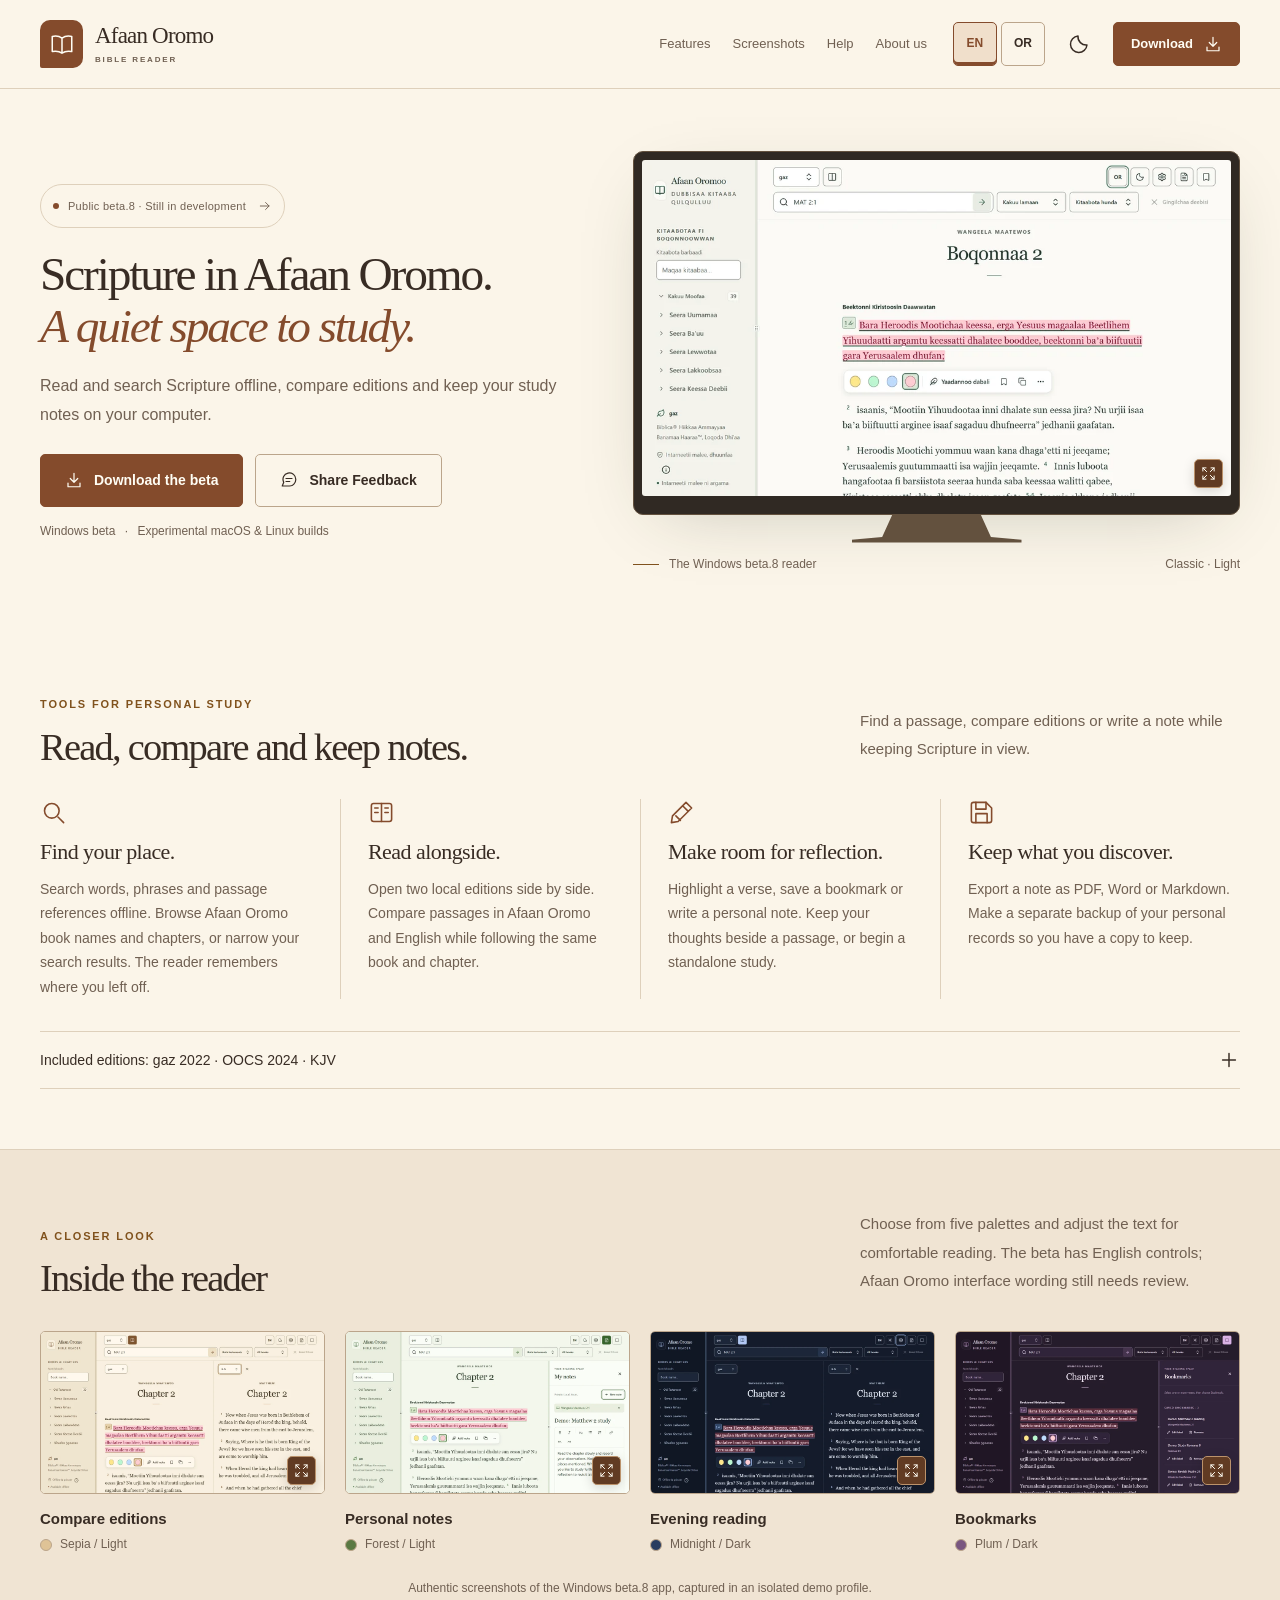
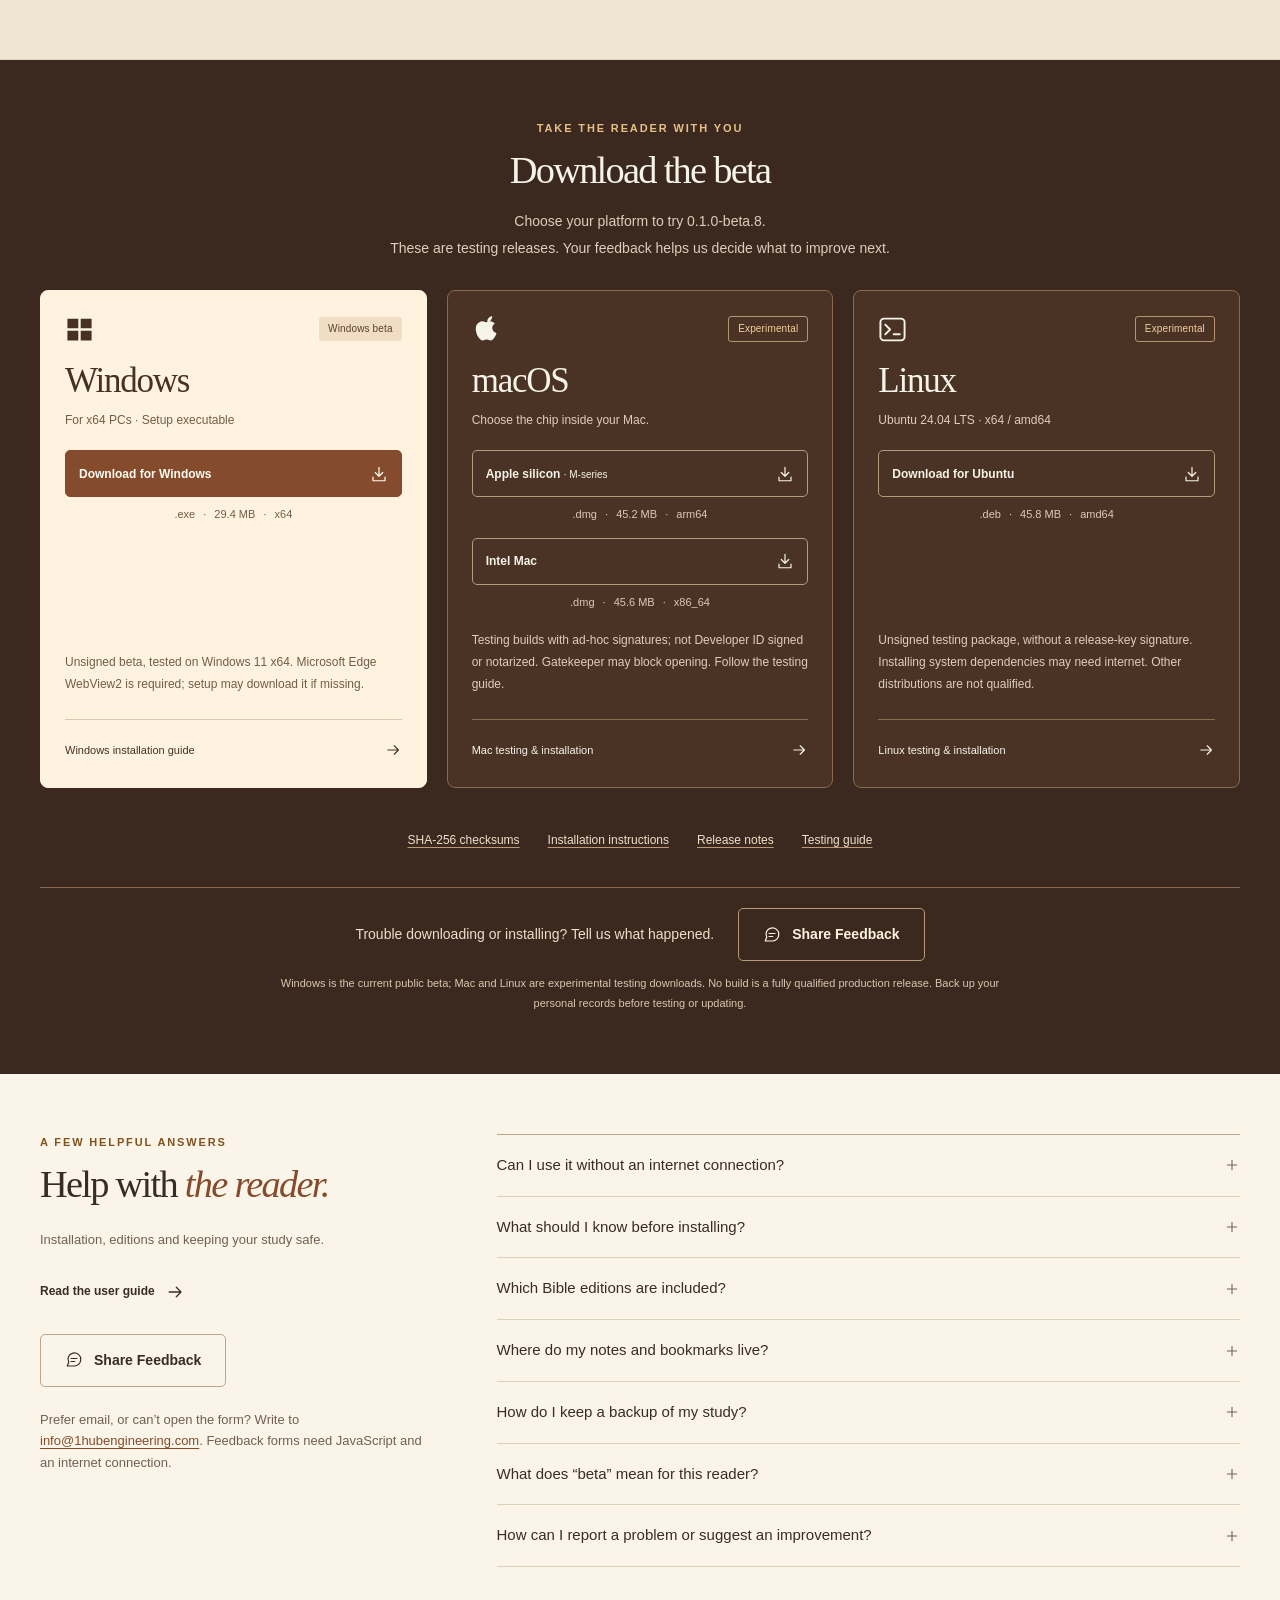
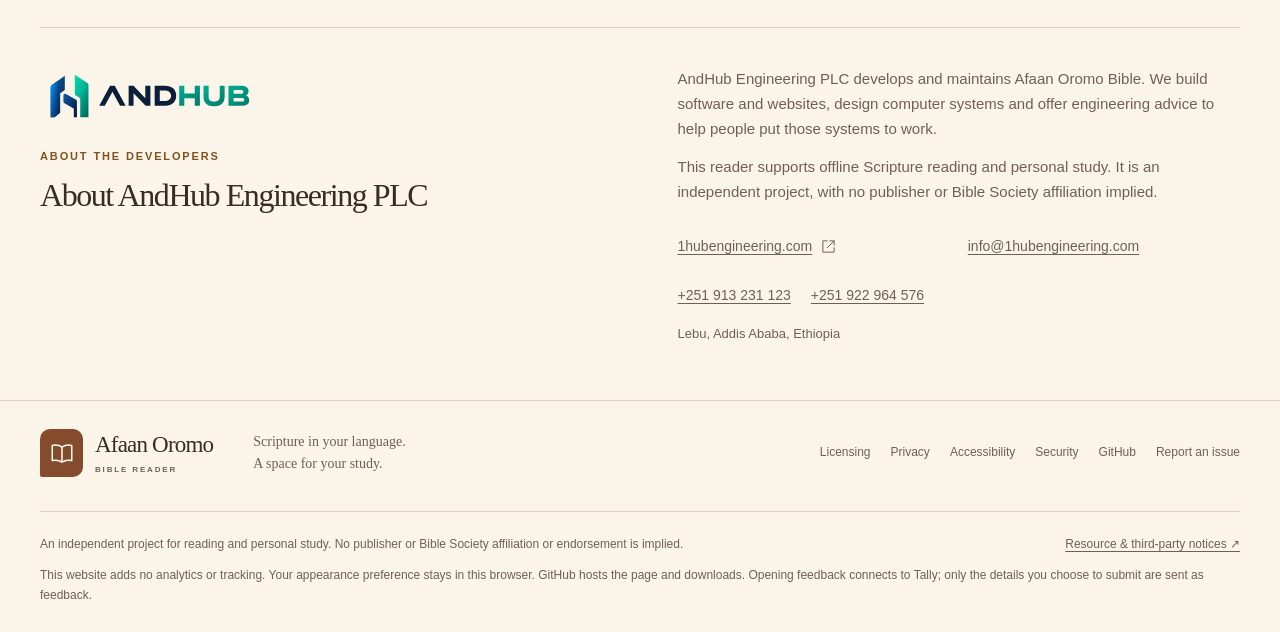
<file: website/index.html>
<!doctype html>
<html lang="en" id="top">
<head>
  <meta charset="utf-8">
  <meta name="viewport" content="width=device-width, initial-scale=1">
  <meta name="color-scheme" content="light dark">
  <meta name="theme-color" content="#fbf5e9">
  <title>Afaan Oromo Bible — Offline Reader and Beta Downloads</title>
  <meta name="description" content="Read the Afaan Oromo Bible offline. Search, compare editions and save study notes. Windows beta plus experimental macOS and Ubuntu downloads.">
  <meta name="referrer" content="strict-origin-when-cross-origin">
  <meta name="robots" content="index, follow, max-image-preview:large">
  <meta name="author" content="AndHub Engineering">
  <link rel="canonical" href="https://1hubengineering.github.io/afaan-oromo-bible-releases/">
  <link rel="alternate" hreflang="en" href="https://1hubengineering.github.io/afaan-oromo-bible-releases/">
  <link rel="alternate" hreflang="om" href="https://1hubengineering.github.io/afaan-oromo-bible-releases/om/">
  <link rel="alternate" hreflang="x-default" href="https://1hubengineering.github.io/afaan-oromo-bible-releases/">
  <link rel="icon" href="./assets/favicon.svg" type="image/svg+xml">
  <meta property="og:type" content="website">
  <meta property="og:locale" content="en_US">
  <meta property="og:locale:alternate" content="om_ET">
  <meta property="og:site_name" content="Afaan Oromo Bible">
  <meta property="og:title" content="Afaan Oromo Bible — Read and study offline">
  <meta property="og:description" content="An independent desktop Bible reader for offline Scripture reading and personal study. Explore the reader and download beta.8.">
  <meta property="og:url" content="https://1hubengineering.github.io/afaan-oromo-bible-releases/">
  <meta property="og:image" content="https://1hubengineering.github.io/afaan-oromo-bible-releases/assets/images/social-preview.png">
  <meta property="og:image:type" content="image/png">
  <meta property="og:image:width" content="1280">
  <meta property="og:image:height" content="640">
  <meta property="og:image:alt" content="Afaan Oromo Bible offline reader, with an authentic app screenshot and beta download information.">
  <meta name="twitter:card" content="summary_large_image">
  <meta name="twitter:title" content="Afaan Oromo Bible — Read and study offline">
  <meta name="twitter:description" content="Scripture, search, comparison and your own reflections. A quiet desktop reading space.">
  <meta name="twitter:image" content="https://1hubengineering.github.io/afaan-oromo-bible-releases/assets/images/social-preview.png">
  <meta name="twitter:image:alt" content="Afaan Oromo Bible offline reader, with an authentic app screenshot and beta download information.">
  <script src="./theme.js"></script>
  <link rel="stylesheet" href="./styles.css">
  <script src="./app.js" defer></script>
  <script src="./feedback-config.js" defer></script>
  <script src="./feedback.js" defer></script>
</head>
<body>
  <a class="skip-link" href="#main" data-i18n="navigation.skip">Skip to content</a>
  <svg class="svg-definitions" xmlns="http://www.w3.org/2000/svg" aria-hidden="true" focusable="false">
    <defs>
      <symbol id="i-book" viewBox="0 0 24 24"><path d="M12 6.5C9.5 4.7 6.3 4.3 3 5v14c3.3-.7 6.5-.3 9 1.5 2.5-1.8 5.7-2.2 9-1.5V5c-3.3-.7-6.5-.3-9 1.5Zm0 0v14"/></symbol>
      <symbol id="i-arrow" viewBox="0 0 24 24"><path d="M4 12h15m-6-6 6 6-6 6"/></symbol>
      <symbol id="i-download" viewBox="0 0 24 24"><path d="M12 3v12m-5-5 5 5 5-5M4 16v5h16v-5"/></symbol>
      <symbol id="i-moon" viewBox="0 0 24 24"><path d="M20.7 13.1A9 9 0 0 1 10.9 3.3 9 9 0 1 0 20.7 13.1Z"/></symbol>
      <symbol id="i-sun" viewBox="0 0 24 24"><circle cx="12" cy="12" r="4"/><path d="M12 2v2m0 16v2M2 12h2m16 0h2M5 5l1.5 1.5m11 11L19 19M5 19l1.5-1.5m11-11L19 5"/></symbol>
      <symbol id="i-menu" viewBox="0 0 24 24"><path d="M4 6h16M4 12h16M4 18h16"/></symbol>
      <symbol id="i-close" viewBox="0 0 24 24"><path d="m6 6 12 12M6 18 18 6"/></symbol>
      <symbol id="i-search" viewBox="0 0 24 24"><circle cx="10.5" cy="10.5" r="6.5"/><path d="m16 16 5 5"/></symbol>
      <symbol id="i-compare" viewBox="0 0 24 24"><rect x="3" y="4" width="18" height="16" rx="2"/><path d="M12 4v16M6 8h3m-3 4h3m6-4h3m-3 4h3"/></symbol>
      <symbol id="i-pen" viewBox="0 0 24 24"><path d="m16 3 5 5L9 20l-6 1 1-6L16 3Zm-9 12 4 4M13 6l5 5"/></symbol>
      <symbol id="i-save" viewBox="0 0 24 24"><path d="M19 21H5a2 2 0 0 1-2-2V5a2 2 0 0 1 2-2h11l5 5v11a2 2 0 0 1-2 2Z"/><path d="M7 3v6h9V3M7 21v-8h10v8"/></symbol>
      <symbol id="i-offline" viewBox="0 0 24 24"><rect x="3" y="4" width="18" height="13" rx="2"/><path d="M8 21h8m-4-4v4m-4-10 3 3 5-6"/></symbol>
      <symbol id="i-check" viewBox="0 0 24 24"><path d="m5 12 4 4L19 6"/></symbol>
      <symbol id="i-expand" viewBox="0 0 24 24"><path d="M8 3H3v5m13-5h5v5M3 16v5h5m13-5v5h-5M3 3l6 6m12-6-6 6M3 21l6-6m12 6-6-6"/></symbol>
      <symbol id="i-plus" viewBox="0 0 24 24"><path d="M12 5v14M5 12h14"/></symbol>
      <symbol id="i-external" viewBox="0 0 24 24"><path d="M14 3h7v7m0-7L10 14M10 3H3v18h18v-7"/></symbol>
      <symbol id="i-windows" viewBox="0 0 24 24"><path d="M2 3h9v8H2zm11 0h9v8h-9zM2 13h9v8H2zm11 0h9v8h-9z" fill="currentColor" stroke="none"/></symbol>
      <symbol id="i-apple" viewBox="0 0 24 24"><path d="M16.7 2.2c.1 1.3-.4 2.5-1.2 3.4-.8.9-2 1.4-3.1 1.3-.1-1.2.4-2.4 1.2-3.2.8-.9 2-1.5 3.1-1.5ZM20.3 17.9c-.5 1.2-.8 1.8-1.5 2.8-.9 1.3-2.1 2.9-3.6 2.9-1.3 0-1.6-.9-3.4-.9-1.9 0-2.2.9-3.5.9-1.4 0-2.6-1.4-3.5-2.7C2.2 17.2 1.5 12 3.2 9.4 4.4 7.6 6.2 6.5 8 6.5c1.4 0 2.3.9 3.5.9 1.2 0 2-.9 3.5-.9 1.5 0 3 .8 4.1 2.1-3.5 1.9-2.9 6.9 1.2 8.4v.9Z" fill="currentColor" stroke="none" transform="translate(1 -1) scale(.94)"/></symbol>
      <symbol id="i-terminal" viewBox="0 0 24 24"><rect x="2" y="3" width="20" height="18" rx="3"/><path d="m6 8 4 4-4 4m7 0h5"/></symbol>
      <symbol id="i-feedback" viewBox="0 0 24 24"><path d="M21 11.5a8.5 8.5 0 0 1-8.5 8.5H3l2-5a8.5 8.5 0 1 1 16-3.5Z"/><path d="M8 10h8m-8 4h5"/></symbol>
      <symbol id="i-language" viewBox="0 0 24 24"><circle cx="12" cy="12" r="9"/><path d="M3 12h18M12 3c5 5 5 13 0 18-5-5-5-13 0-18Z"/></symbol>
    </defs>
  </svg>

  <header class="site-header">
    <div class="container header-inner">
      <a class="brand" href="#top" aria-label="Afaan Oromo Bible home">
        <span class="brand-mark"><svg class="icon" aria-hidden="true"><use href="#i-book"/></svg></span>
        <span class="brand-name">Afaan Oromo<span data-i18n="brand.descriptor">BIBLE READER</span></span>
      </a>
      <nav class="site-nav" id="site-nav" aria-label="Main navigation">
        <a href="#features" data-i18n="navigation.features">Features</a>
        <a href="#screenshots" data-i18n="navigation.screenshots">Screenshots</a>
        <a href="#help" data-i18n="navigation.help">Help</a>
        <a href="#about" data-i18n="navigation.about">About us</a>
      </nav>
      <div class="header-actions">
        <div class="language-switcher" role="group" aria-label="Page language">
          <a class="language-option" href="./" lang="en" hreflang="en" aria-current="page" aria-label="English">EN</a>
          <a class="language-option language-switch" href="./om/" lang="om" hreflang="om" aria-label="Afaan Oromoo">OR</a>
        </div>
        <button class="icon-button theme-toggle" type="button" aria-label="Switch to dark appearance" title="Switch to dark appearance" hidden>
          <svg class="icon moon-icon" aria-hidden="true"><use href="#i-moon"/></svg>
          <svg class="icon sun-icon" aria-hidden="true"><use href="#i-sun"/></svg>
        </button>
        <a class="button button-small header-download" href="#downloads"><span data-i18n="navigation.download">Download</span><svg class="icon" aria-hidden="true"><use href="#i-download"/></svg></a>
        <button class="icon-button menu-toggle" type="button" aria-expanded="false" aria-controls="site-nav" aria-label="Open navigation" hidden>
          <svg class="icon menu-icon" aria-hidden="true"><use href="#i-menu"/></svg>
          <svg class="icon close-icon" aria-hidden="true"><use href="#i-close"/></svg>
        </button>
      </div>
    </div>
  </header>

  <main id="main" tabindex="-1">
    <section class="hero container" aria-labelledby="hero-title">
      <div class="hero-copy">
        <a class="beta-label" href="https://github.com/1hubengineering/afaan-oromo-bible-releases/releases/tag/v0.1.0-beta.8"><span class="status-dot" aria-hidden="true"></span><span data-i18n="hero.beta">Public beta.8 · Still in development</span><svg class="icon" aria-hidden="true"><use href="#i-arrow"/></svg></a>
        <h1 id="hero-title" data-i18n="hero.title">Scripture in Afaan Oromo.<br><em>A quiet space to study.</em></h1>
        <p class="hero-description" data-i18n="hero.description">Read and search Scripture offline, compare editions and keep your study notes on your computer.</p>
        <div class="hero-actions">
          <a class="button" href="#downloads"><svg class="icon" aria-hidden="true"><use href="#i-download"/></svg><span data-i18n="hero.download">Download the beta</span></a>
          <a class="button button-outline" href="#feedback" data-feedback><svg class="icon" aria-hidden="true"><use href="#i-feedback"/></svg><span>Share Feedback</span></a>
        </div>
        <p class="hero-footnote" data-i18n="hero.platforms">Windows beta <span aria-hidden="true">·</span> Experimental macOS &amp; Linux builds</p>
      </div>
      <figure class="hero-figure">
        <div class="hero-monitor"><div class="screenshot-frame hero-screen">
          <a class="screenshot-link" href="./assets/images/reader-classic.webp" data-lightbox data-caption="Afaan Oromo reading · Classic / Light. An authentic beta.8 screenshot, with contextual verse highlighting." aria-label="Enlarge the Afaan Oromo reading screenshot">
            <img src="./assets/images/reader-classic.webp" srcset="./assets/images/reader-classic-960.webp 960w, ./assets/images/reader-classic.webp 1920w" sizes="(max-width: 959px) calc(100vw - 64px), 620px" width="1920" height="1094" alt="The Afaan Oromo reader in Classic light appearance: Oromo book navigation on the left, Matthew chapter 2 in the reading pane, and a highlighted verse with note and bookmark actions." fetchpriority="high" decoding="async">
            <span class="image-expand"><svg class="icon" aria-hidden="true"><use href="#i-expand"/></svg><span>Take a closer look</span></span>
          </a>
        </div><span class="monitor-stand" aria-hidden="true"></span></div>
        <figcaption><span class="caption-rule" aria-hidden="true"></span><span data-i18n="hero.caption">The Windows beta.8 reader</span><span class="figure-detail">Classic · Light</span></figcaption>
      </figure>
    </section>

    <section class="experience section-space container" id="features" aria-labelledby="experience-title">
      <div class="section-intro">
        <div><p class="eyebrow" data-i18n="features.eyebrow">TOOLS FOR PERSONAL STUDY</p><h2 id="experience-title" data-i18n="features.title">Read, compare and keep notes.</h2></div>
        <p class="section-summary" data-i18n="features.summary">Find a passage, compare editions or write a note while keeping Scripture in view.</p>
      </div>
      <div class="feature-grid">
        <article class="feature"><span class="feature-icon"><svg class="icon" aria-hidden="true"><use href="#i-search"/></svg></span><h3 data-i18n="features.read.title">Find your place.</h3><p data-i18n="features.read.description">Search words, phrases and passage references offline. Browse Afaan Oromo book names and chapters, or narrow your search results. The reader remembers where you left off.</p></article>
        <article class="feature"><span class="feature-icon"><svg class="icon" aria-hidden="true"><use href="#i-compare"/></svg></span><h3 data-i18n="features.compare.title">Read alongside.</h3><p data-i18n="features.compare.description">Open two local editions side by side. Compare passages in Afaan Oromo and English while following the same book and chapter.</p></article>
        <article class="feature"><span class="feature-icon"><svg class="icon" aria-hidden="true"><use href="#i-pen"/></svg></span><h3 data-i18n="features.notes.title">Make room for reflection.</h3><p data-i18n="features.notes.description">Highlight a verse, save a bookmark or write a personal note. Keep your thoughts beside a passage, or begin a standalone study.</p></article>
        <article class="feature"><span class="feature-icon"><svg class="icon" aria-hidden="true"><use href="#i-save"/></svg></span><h3 data-i18n="features.backup.title">Keep what you discover.</h3><p data-i18n="features.backup.description">Export a note as PDF, Word or Markdown. Make a separate backup of your personal records so you have a copy to keep.</p></article>
      </div>
      <details class="editions-disclosure">
        <summary><span data-i18n="editions.summary">Included editions: gaz 2022 · OOCS 2024 · KJV</span><svg class="icon" aria-hidden="true"><use href="#i-plus"/></svg></summary>
        <div class="editions-details">
      <div class="edition-heading"><p data-i18n="editions.description">Installed with the reader and available offline after setup.</p></div>
      <div class="editions-list">
        <article><span class="edition-code">gaz</span><div><h3 data-i18n="editions.gaz.title">gaz 2022 <span>· Western Oromo</span></h3><p>Biblica® Open New Oromo Contemporary Version™, Western</p></div><span class="edition-language">Afaan Oromo</span></article>
        <article><span class="edition-code">OOCS</span><div><h3 data-i18n="editions.oocs.title">OOCS 2024</h3><p>Biblica® Open Oromo Contemporary Scriptures™</p></div><span class="edition-language">Afaan Oromo</span></article>
        <article><span class="edition-code">KJV</span><div><h3 data-i18n="editions.kjv.title">King James Version</h3><p data-i18n="editions.kjv.description">The classic English translation for reading and comparison.</p></div><span class="edition-language">English</span></article>
      </div>
      <p class="edition-notice"><span data-i18n="editions.notice">Each edition retains its own copyright and licensing terms.</span> <a href="https://github.com/1hubengineering/afaan-oromo-bible-releases/blob/main/LICENSING.md" data-i18n="editions.licenseLink">Read the edition credits and licensing notices</a><span aria-hidden="true"> ↗</span></p>
        </div>
      </details>

    </section>

    <section class="gallery-section section-space" id="screenshots" aria-labelledby="gallery-title">
      <div class="container">
        <div class="section-intro gallery-intro"><div><p class="eyebrow" data-i18n="gallery.eyebrow">A CLOSER LOOK</p><h2 id="gallery-title" data-i18n="gallery.title">Inside the reader</h2></div><p class="section-summary" data-i18n="gallery.summary">Choose from five palettes and adjust the text for comfortable reading. The beta has English controls; Afaan Oromo interface wording still needs review.</p></div>
        <div class="gallery-panels">
          <div class="gallery-panel" role="group" id="panel-compare" aria-labelledby="caption-compare"><figure>
            <div class="screenshot-frame"><a class="screenshot-link" href="./assets/images/compare-sepia.webp" data-lightbox data-caption="Side-by-side Oromo and KJV reading · Sepia / Light. Comparison follows book and chapter; it does not establish reviewed verse-by-verse alignment." aria-label="Enlarge the side-by-side comparison screenshot"><img src="./assets/images/compare-sepia.webp" srcset="./assets/images/compare-sepia-960.webp 960w, ./assets/images/compare-sepia.webp 1920w" sizes="(max-width: 767px) calc(100vw - 40px), (max-width: 1023px) calc((100vw - 88px) / 2), 280px" width="1920" height="1094" loading="lazy" decoding="async" alt="Two reading panes in the warm Sepia palette, showing Matthew chapter 2 in gaz Afaan Oromo on the left and King James English on the right."><span class="image-expand"><svg class="icon" aria-hidden="true"><use href="#i-expand"/></svg><span>Enlarge</span></span></a></div>
            <figcaption><div><strong id="caption-compare" data-i18n="gallery.compare.title">Compare editions</strong></div><span class="palette-label"><i class="palette-swatch swatch-sepia" aria-hidden="true"></i>Sepia / Light</span></figcaption>
          </figure></div>
          <div class="gallery-panel" role="group" id="panel-notes" aria-labelledby="caption-notes"><figure>
            <div class="screenshot-frame"><a class="screenshot-link" href="./assets/images/notes-forest.webp" data-lightbox data-caption="A verse-linked study note · Forest / Light. All writing shown is illustrative demo content from an isolated profile." aria-label="Enlarge the personal notes screenshot"><img src="./assets/images/notes-forest.webp" srcset="./assets/images/notes-forest-960.webp 960w, ./assets/images/notes-forest.webp 1920w" sizes="(max-width: 767px) calc(100vw - 40px), (max-width: 1023px) calc((100vw - 88px) / 2), 280px" width="1920" height="1094" loading="lazy" decoding="async" alt="Forest light appearance with an illustrative Matthew 2 study note open beside the Scripture, showing text-formatting controls and a linked passage."><span class="image-expand"><svg class="icon" aria-hidden="true"><use href="#i-expand"/></svg><span>Enlarge</span></span></a></div>
            <figcaption><div><strong id="caption-notes" data-i18n="gallery.notes.title">Personal notes</strong></div><span class="palette-label"><i class="palette-swatch swatch-forest" aria-hidden="true"></i>Forest / Light</span></figcaption>
          </figure></div>
          <div class="gallery-panel" role="group" id="panel-dark" aria-labelledby="caption-dark"><figure>
            <div class="screenshot-frame"><a class="screenshot-link" href="./assets/images/compare-midnight.webp" data-lightbox data-caption="Side-by-side reading · Midnight / Dark. Each of the five app palettes supports light, dark or system appearance. Scripture size, spacing and reading width are adjustable." aria-label="Enlarge the dark appearance screenshot"><img src="./assets/images/compare-midnight.webp" srcset="./assets/images/compare-midnight-960.webp 960w, ./assets/images/compare-midnight.webp 1920w" sizes="(max-width: 767px) calc(100vw - 40px), (max-width: 1023px) calc((100vw - 88px) / 2), 280px" width="1920" height="1094" loading="lazy" decoding="async" alt="Oromo and KJV comparison in Midnight dark appearance, with pale Scripture text on deep navy reading panes and a rose verse highlight."><span class="image-expand"><svg class="icon" aria-hidden="true"><use href="#i-expand"/></svg><span>Enlarge</span></span></a></div>
            <figcaption><div><strong id="caption-dark" data-i18n="gallery.dark.title">Evening reading</strong></div><span class="palette-label"><i class="palette-swatch swatch-midnight" aria-hidden="true"></i>Midnight / Dark</span></figcaption>
          </figure></div>
          <div class="gallery-panel" role="group" id="panel-bookmarks" aria-labelledby="caption-bookmarks"><figure>
            <div class="screenshot-frame"><a class="screenshot-link" href="./assets/images/bookmarks-plum.webp" data-lightbox data-caption="Saved passage bookmarks · Plum / Dark. Bookmark labels shown are illustrative demo content, not personal records." aria-label="Enlarge the bookmarks screenshot"><img src="./assets/images/bookmarks-plum.webp" srcset="./assets/images/bookmarks-plum-960.webp 960w, ./assets/images/bookmarks-plum.webp 1920w" sizes="(max-width: 767px) calc(100vw - 40px), (max-width: 1023px) calc((100vw - 88px) / 2), 280px" width="1920" height="1094" loading="lazy" decoding="async" alt="The Plum dark reading palette with a bookmarks sidebar containing three clearly labeled demo bookmarks for Matthew 2, Romans 8 and Psalm 23."><span class="image-expand"><svg class="icon" aria-hidden="true"><use href="#i-expand"/></svg><span>Enlarge</span></span></a></div>
            <figcaption><div><strong id="caption-bookmarks" data-i18n="gallery.bookmarks.title">Bookmarks</strong></div><span class="palette-label"><i class="palette-swatch swatch-plum" aria-hidden="true"></i>Plum / Dark</span></figcaption>
          </figure></div>
        </div>
        <p class="gallery-provenance" data-i18n="gallery.provenance">Authentic screenshots of the Windows beta.8 app, captured in an isolated demo profile.</p>
      </div>
    </section>


    <section class="download-section section-space" id="downloads" aria-labelledby="downloads-title">
      <div class="container">
        <div class="download-intro"><span class="eyebrow" data-i18n="downloads.eyebrow">TAKE THE READER WITH YOU</span><h2 id="downloads-title" data-i18n="downloads.title">Download the beta</h2><p data-i18n="downloads.description">Choose your platform to try 0.1.0-beta.8.<br>These are testing releases. Your feedback helps us decide what to improve next.</p></div>
        <div class="download-grid">
          <article class="download-card windows-card" aria-labelledby="windows-title">
            <div class="platform-top"><svg class="icon platform-icon" aria-hidden="true"><use href="#i-windows"/></svg><span class="platform-status" data-i18n="downloads.windows.status">Windows beta</span></div>
            <h3 id="windows-title">Windows</h3><p class="platform-description" data-i18n="downloads.windows.description">For x64 PCs · Setup executable</p>
            <div class="platform-actions"><a class="button download-button" href="https://github.com/1hubengineering/afaan-oromo-bible-releases/releases/download/v0.1.0-beta.8/Afaan-Oromo-Bible-0.1.0-beta.8-x64-setup.exe"><span data-i18n="downloads.windows.button">Download for Windows</span><svg class="icon" aria-hidden="true"><use href="#i-download"/></svg></a><span class="file-details">.exe <span aria-hidden="true">·</span> 29.4 MB <span aria-hidden="true">·</span> x64</span></div>
            <p class="platform-notice" data-i18n="downloads.windows.notice">Unsigned beta, tested on Windows 11 x64. Microsoft Edge WebView2 is required; setup may download it if missing.</p>
            <a class="platform-help" href="https://github.com/1hubengineering/afaan-oromo-bible-releases/blob/main/INSTALLATION.md"><span data-i18n="downloads.windows.help">Windows installation guide</span><svg class="icon" aria-hidden="true"><use href="#i-arrow"/></svg></a>
          </article>
          <article class="download-card" aria-labelledby="mac-title">
            <div class="platform-top"><svg class="icon platform-icon" aria-hidden="true"><use href="#i-apple"/></svg><span class="platform-status experimental" data-i18n="downloads.mac.status">Experimental</span></div>
            <h3 id="mac-title">macOS</h3><p class="platform-description" data-i18n="downloads.mac.description">Choose the chip inside your Mac.</p>
            <div class="platform-actions mac-actions"><a class="button button-outline download-button" href="https://github.com/1hubengineering/afaan-oromo-bible-releases/releases/download/v0.1.0-beta.8/Afaan-Oromo-Bible-0.1.0-beta.8-macos-arm64.dmg"><span data-i18n="downloads.mac.arm">Apple silicon <small>· M-series</small></span><svg class="icon" aria-hidden="true"><use href="#i-download"/></svg></a><span class="file-details">.dmg <span aria-hidden="true">·</span> 45.2 MB <span aria-hidden="true">·</span> arm64</span><a class="button button-outline download-button" href="https://github.com/1hubengineering/afaan-oromo-bible-releases/releases/download/v0.1.0-beta.8/Afaan-Oromo-Bible-0.1.0-beta.8-macos-x86_64.dmg"><span data-i18n="downloads.mac.intel">Intel Mac</span><svg class="icon" aria-hidden="true"><use href="#i-download"/></svg></a><span class="file-details">.dmg <span aria-hidden="true">·</span> 45.6 MB <span aria-hidden="true">·</span> x86_64</span></div>
            <p class="platform-notice" data-i18n="downloads.mac.notice">Testing builds with ad-hoc signatures; not Developer ID signed or notarized. Gatekeeper may block opening. Follow the testing guide.</p>
            <a class="platform-help" href="https://github.com/1hubengineering/afaan-oromo-bible-releases/blob/main/TESTING_GUIDE.md"><span data-i18n="downloads.mac.help">Mac testing &amp; installation</span><svg class="icon" aria-hidden="true"><use href="#i-arrow"/></svg></a>
          </article>
          <article class="download-card" aria-labelledby="linux-title">
            <div class="platform-top"><svg class="icon platform-icon" aria-hidden="true"><use href="#i-terminal"/></svg><span class="platform-status experimental" data-i18n="downloads.linux.status">Experimental</span></div>
            <h3 id="linux-title">Linux</h3><p class="platform-description" data-i18n="downloads.linux.description">Ubuntu 24.04 LTS · x64 / amd64</p>
            <div class="platform-actions"><a class="button button-outline download-button" href="https://github.com/1hubengineering/afaan-oromo-bible-releases/releases/download/v0.1.0-beta.8/Afaan-Oromo-Bible-0.1.0-beta.8-linux-amd64.deb"><span data-i18n="downloads.linux.button">Download for Ubuntu</span><svg class="icon" aria-hidden="true"><use href="#i-download"/></svg></a><span class="file-details">.deb <span aria-hidden="true">·</span> 45.8 MB <span aria-hidden="true">·</span> amd64</span></div>
            <p class="platform-notice" data-i18n="downloads.linux.notice">Unsigned testing package, without a release-key signature. Installing system dependencies may need internet. Other distributions are not qualified.</p>
            <a class="platform-help" href="https://github.com/1hubengineering/afaan-oromo-bible-releases/blob/main/TESTING_GUIDE.md"><span data-i18n="downloads.linux.help">Linux testing &amp; installation</span><svg class="icon" aria-hidden="true"><use href="#i-arrow"/></svg></a>
          </article>
        </div>
        <div class="download-resources" aria-label="Release resources">
          <a href="https://github.com/1hubengineering/afaan-oromo-bible-releases/releases/download/v0.1.0-beta.8/SHA256SUMS" data-i18n="downloads.checksums">SHA-256 checksums</a>
          <a href="https://github.com/1hubengineering/afaan-oromo-bible-releases/blob/main/INSTALLATION.md" data-i18n="downloads.installation">Installation instructions</a>
          <a href="https://github.com/1hubengineering/afaan-oromo-bible-releases/releases/tag/v0.1.0-beta.8" data-i18n="downloads.notes">Release notes</a>
          <a href="https://github.com/1hubengineering/afaan-oromo-bible-releases/blob/main/TESTING_GUIDE.md" data-i18n="downloads.testing">Testing guide</a>
        </div>
        <div class="download-feedback"><p data-i18n="downloads.feedback">Trouble downloading or installing? Tell us what happened.</p><a class="button button-outline" href="#feedback" data-feedback><svg class="icon" aria-hidden="true"><use href="#i-feedback"/></svg><span>Share Feedback</span></a></div>
        <p class="download-footnote" data-i18n="downloads.limitations">Windows is the current public beta; Mac and Linux are experimental testing downloads. No build is a fully qualified production release. Back up your personal records before testing or updating.</p>
      </div>
    </section>

    <section class="help-section section-space container" id="help" aria-labelledby="help-title">
      <div class="help-heading"><p class="eyebrow" data-i18n="help.eyebrow">A FEW HELPFUL ANSWERS</p><h2 id="help-title" data-i18n="help.title">Help with <em>the reader.</em></h2><p data-i18n="help.intro">Installation, editions and keeping your study safe.</p><a class="text-link" href="https://github.com/1hubengineering/afaan-oromo-bible-releases/blob/main/USER_GUIDE.md"><span data-i18n="help.guide">Read the user guide</span><svg class="icon" aria-hidden="true"><use href="#i-arrow"/></svg></a><div class="help-feedback" id="feedback"><a class="button button-outline" href="#feedback" data-feedback><svg class="icon" aria-hidden="true"><use href="#i-feedback"/></svg><span>Share Feedback</span></a></div><p class="feedback-email" data-i18n="feedback.email">Prefer email, or can’t open the form? Write to <a href="mailto:info@1hubengineering.com">info@1hubengineering.com</a>. Feedback forms need JavaScript and an internet connection.</p></div>
      <div class="faq-list">
        <details><summary><span data-i18n="faq.offline.question">Can I use it without an internet connection?</span><svg class="icon" aria-hidden="true"><use href="#i-plus"/></svg></summary><div class="faq-answer"><p data-i18n="faq.offline.answer">Yes. After the app and its prerequisites are installed, core reading, search, comparison, notes and exports work locally without an account. The first installation may need internet to download Windows WebView2 or Linux system dependencies. A fully disconnected first setup on a clean computer is not yet qualified.</p></div></details>
        <details><summary><span data-i18n="faq.install.question">What should I know before installing?</span><svg class="icon" aria-hidden="true"><use href="#i-plus"/></svg></summary><div class="faq-answer"><p data-i18n="faq.install.answer">The Windows beta was tested on Windows 11 x64 and needs Microsoft Edge WebView2. Mac packages are separate for Apple silicon and Intel; they target macOS 14 or later, with native startup checks on macOS 15, not full platform qualification. Linux testing targets Ubuntu 24.04 x64 and requires GTK3/WebKitGTK 4.1 dependencies.</p><p>Windows and Linux packages are unsigned; Mac builds use ad-hoc signatures and are unnotarized. Read the <a href="https://github.com/1hubengineering/afaan-oromo-bible-releases/blob/main/INSTALLATION.md">installation instructions</a> and <a href="https://github.com/1hubengineering/afaan-oromo-bible-releases/blob/main/TESTING_GUIDE.md">platform testing guide</a> before installing. Checksums help detect changed files; they do not authenticate the publisher.</p></div></details>
        <details><summary><span data-i18n="faq.editions.question">Which Bible editions are included?</span><svg class="icon" aria-hidden="true"><use href="#i-plus"/></svg></summary><div class="faq-answer"><p data-i18n="faq.editions.answer">The beta includes gaz 2022 (Western Oromo), OOCS 2024 and the English King James Version. These are local editions. NIV and the planned 1997 Afaan Oromo edition are not included. Switching the app’s interface language does not change the Bible edition you are reading.</p><p>See <a href="https://github.com/1hubengineering/afaan-oromo-bible-releases/blob/main/LICENSING.md">edition credits and licensing</a> for each resource’s terms.</p></div></details>
        <details><summary><span data-i18n="faq.records.question">Where do my notes and bookmarks live?</span><svg class="icon" aria-hidden="true"><use href="#i-plus"/></svg></summary><div class="faq-answer"><p data-i18n="faq.records.answer">Personal records are stored on your computer, separately from the bundled Scripture libraries. Core features do not require an account or a hosted app backend. There is no cloud sync. Exported notes and backups can contain private writing, so store and share them thoughtfully. Uninstalling may leave personal data and exported files behind.</p><p>More detail is available in the <a href="https://github.com/1hubengineering/afaan-oromo-bible-releases/blob/main/PRIVACY.md">privacy notice</a>.</p></div></details>
        <details><summary><span data-i18n="faq.backups.question">How do I keep a backup of my study?</span><svg class="icon" aria-hidden="true"><use href="#i-plus"/></svg></summary><div class="faq-answer"><p data-i18n="faq.backups.answer">Use the app’s personal-data backup to export your records as JSON, and keep an independent copy. You can also export individual notes as PDF, Word or Markdown; a note export is different from a full personal-data backup. Restoring a backup replaces current personal records after validation and confirmation, so export your current records first. Compatibility across beta versions is not guaranteed.</p><p>Follow the backup and restore guidance in the <a href="https://github.com/1hubengineering/afaan-oromo-bible-releases/blob/main/USER_GUIDE.md">user guide</a>.</p></div></details>
        <details><summary><span data-i18n="faq.beta.question">What does “beta” mean for this reader?</span><svg class="icon" aria-hidden="true"><use href="#i-plus"/></svg></summary><div class="faq-answer"><p data-i18n="faq.beta.answer">The reader is still being refined. Language and editorial review, accessibility checks, clean-computer installation and final platform qualification remain in progress. Mac and Linux builds are experimental. Expect issues and keep backups of important study records.</p><p>The <a href="https://github.com/1hubengineering/afaan-oromo-bible-releases/blob/main/BETA_NOTICE.md">beta notice</a> describes known limitations. A biblical atlas and expanded study tools are planned; they are not included in this beta, and no release date is promised.</p></div></details>
        <details><summary><span data-i18n="faq.feedback.question">How can I report a problem or suggest an improvement?</span><svg class="icon" aria-hidden="true"><use href="#i-plus"/></svg></summary><div class="faq-answer"><p data-i18n="faq.feedback.answer">Share a wording concern, report a bug or suggest an improvement. The feedback form opens here; you won’t need an account. If it is unavailable, email us.</p><p data-i18n="faq.feedback.privacy">Include only what helps explain the issue. Remove personal information from screenshots, and keep private notes, complete backups and passwords out of your report. GitHub issues are public.</p><p>For a security concern, follow the <a href="https://github.com/1hubengineering/afaan-oromo-bible-releases/blob/main/SECURITY.md">security reporting instructions</a> instead.</p></div></details>
      </div>
    </section>

    <section class="about-section container" id="about" aria-labelledby="about-title">
      <div><a class="developer-brand" href="https://1hubengineering.com/" aria-label="AndHub Engineering"><img class="developer-logo-light" src="./assets/images/andhub-logo-light.svg" width="825" height="240" alt="" loading="lazy" decoding="async"><img class="developer-logo-dark" src="./assets/images/andhub-logo-dark.svg" width="825" height="240" alt="" loading="lazy" decoding="async"></a><p class="eyebrow" data-i18n="about.eyebrow">ABOUT THE DEVELOPERS</p><h2 id="about-title" data-i18n="about.title">About AndHub Engineering PLC</h2></div>
      <div class="about-copy"><p data-i18n="about.description">AndHub Engineering PLC develops and maintains Afaan Oromo Bible. We build software and websites, design computer systems and offer engineering advice to help people put those systems to work.</p><p data-i18n="about.mission">This reader supports offline Scripture reading and personal study. It is an independent project, with no publisher or Bible Society affiliation implied.</p><address class="about-contact">
          <a href="https://1hubengineering.com/">1hubengineering.com<svg class="icon" aria-hidden="true"><use href="#i-external"/></svg></a>
          <a href="mailto:info@1hubengineering.com">info@1hubengineering.com</a>
          <div class="contact-phones"><a href="tel:+251913231123">+251 913 231 123</a><a href="tel:+251922964576">+251 922 964 576</a></div>
          <span class="contact-location">Lebu, Addis Ababa, Ethiopia</span>
        </address></div>
    </section>

  </main>

  <footer class="site-footer">
    <div class="container"><div class="footer-top"><a class="brand" href="#top" aria-label="Afaan Oromo Bible home"><span class="brand-mark"><svg class="icon" aria-hidden="true"><use href="#i-book"/></svg></span><span class="brand-name">Afaan Oromo<span>BIBLE READER</span></span></a><p data-i18n="footer.tagline">Scripture in your language.<br>A space for your study.</p><nav aria-label="Project resources"><a href="https://github.com/1hubengineering/afaan-oromo-bible-releases/blob/main/LICENSING.md">Licensing</a><a href="https://github.com/1hubengineering/afaan-oromo-bible-releases/blob/main/PRIVACY.md">Privacy</a><a href="https://github.com/1hubengineering/afaan-oromo-bible-releases/blob/main/ACCESSIBILITY.md">Accessibility</a><a href="https://github.com/1hubengineering/afaan-oromo-bible-releases/blob/main/SECURITY.md">Security</a><a href="https://github.com/1hubengineering/afaan-oromo-bible-releases">GitHub</a><a href="https://github.com/1hubengineering/afaan-oromo-bible-releases/issues/new?template=bug_report.yml">Report an issue</a></nav></div><div class="footer-bottom"><p data-i18n="footer.independence">An independent project for reading and personal study. No publisher or Bible Society affiliation or endorsement is implied.</p><a href="https://github.com/1hubengineering/afaan-oromo-bible-releases/blob/main/THIRD_PARTY_NOTICES.md">Resource &amp; third-party notices ↗</a></div><p class="site-privacy" data-i18n="footer.sitePrivacy">This website adds no analytics or tracking. Your appearance preference stays in this browser. GitHub hosts the page and downloads. Opening feedback connects to Tally; only the details you choose to submit are sent as feedback.</p></div>
  </footer>

  <dialog class="image-dialog" aria-labelledby="dialog-title">
    <div class="dialog-toolbar"><h2 id="dialog-title">Inside the reader</h2><button class="icon-button dialog-close" type="button" aria-label="Close screenshot" autofocus><svg class="icon" aria-hidden="true"><use href="#i-close"/></svg></button></div>
    <img class="dialog-image" width="1920" height="1094" alt="">
    <p class="dialog-caption"></p>
  </dialog>

  <dialog class="feedback-dialog" id="feedback-dialog" aria-labelledby="feedback-dialog-title" aria-describedby="feedback-dialog-intro">
    <div class="feedback-dialog-header"><div><p class="eyebrow">Afaan Oromo Bible</p><h2 data-i18n="dialog.title" id="feedback-dialog-title">Share Feedback</h2></div><button class="icon-button feedback-close" type="button" aria-label="Close feedback" autofocus><svg class="icon" aria-hidden="true"><use href="#i-close"/></svg></button></div>
    <div class="feedback-dialog-body">
      <p data-i18n="dialog.intro" id="feedback-dialog-intro">Tell us what happened or what would help. Choose a topic in the form to see the relevant questions. No account is needed; your name and email are optional.</p>
      <div class="feedback-unavailable"><h3 data-i18n="dialog.unavailable.title">The feedback form isn’t available yet.</h3><p data-i18n="dialog.unavailable.body">You can still send us a suggestion or report a problem by email. Include the app version and operating system for a technical issue, or the edition and passage for a wording concern.</p><a class="text-link" href="mailto:info@1hubengineering.com"><span data-i18n="dialog.email">Email the team</span><svg class="icon" aria-hidden="true"><use href="#i-arrow"/></svg></a></div>
      <p class="feedback-status" role="status" aria-live="polite" aria-atomic="true"></p>
      <div class="feedback-fallback" hidden><a class="text-link feedback-direct" target="_blank" rel="noopener noreferrer"><span data-i18n="dialog.direct">Open the form in a new tab</span><svg class="icon" aria-hidden="true"><use href="#i-external"/></svg></a><button class="text-link feedback-retry" type="button" hidden><span data-i18n="dialog.retry">Try loading again</span></button></div>
      <p data-i18n="dialog.language" class="feedback-language-note" hidden>Tally’s built-in validation messages may appear in English. The questions and confirmation are in Afaan Oromoo.</p>
      <div class="feedback-embed" aria-busy="false" hidden></div>
      <div class="feedback-success" hidden><h3 data-i18n="dialog.success.title" tabindex="-1">Thank you for your feedback.</h3><p data-i18n="dialog.success.body">Your feedback was sent to the team for review. Wording suggestions will be checked in the context of the edition you selected.</p><button class="button feedback-done" type="button"><span data-i18n="dialog.done">Done</span></button></div>
      <div class="feedback-notices"><p data-i18n="dialog.review">Wording reports are suggestions for review. Editions can differ; we do not change Bible text automatically or claim permission to revise a publisher’s edition.</p><p data-i18n="dialog.privacy">Tally collects the answers, optional contact details and any screenshot you submit so AndHub Engineering PLC can review your feedback. Connected forms send responses to a private Google Sheet. We do not collect your notes, reading history or other app data automatically. Remove private details from screenshots. Tally and Google also process service-request data under their privacy policies.</p><div class="feedback-policy-links" role="group" aria-label="Feedback privacy policies"><a href="https://tally.so/help/privacy-policy" target="_blank" rel="noopener noreferrer">Tally privacy</a><a href="https://policies.google.com/privacy" target="_blank" rel="noopener noreferrer">Google privacy</a></div><p data-i18n="dialog.closeHint">Closing may discard an unfinished response. If Escape does not work inside the form, use Tab or Shift+Tab to reach Close.</p></div>
    </div>
    <div hidden><span data-i18n="dialog.loading" data-feedback-message="loading">Loading the feedback form…</span><span data-i18n="dialog.ready" data-feedback-message="ready">The form is ready. Your name and email are optional.</span><span data-i18n="dialog.slow" data-feedback-message="slow">The form is taking longer to load. You can wait, try again or open it in a new tab.</span><span data-i18n="dialog.failed" data-feedback-message="failed">The form couldn’t load. Try again or open it in a new tab.</span><span data-i18n="dialog.frameTitle" data-feedback-message="frameTitle">Afaan Oromo Bible feedback form in English</span></div>
  </dialog>
</body>
</html>
</file>
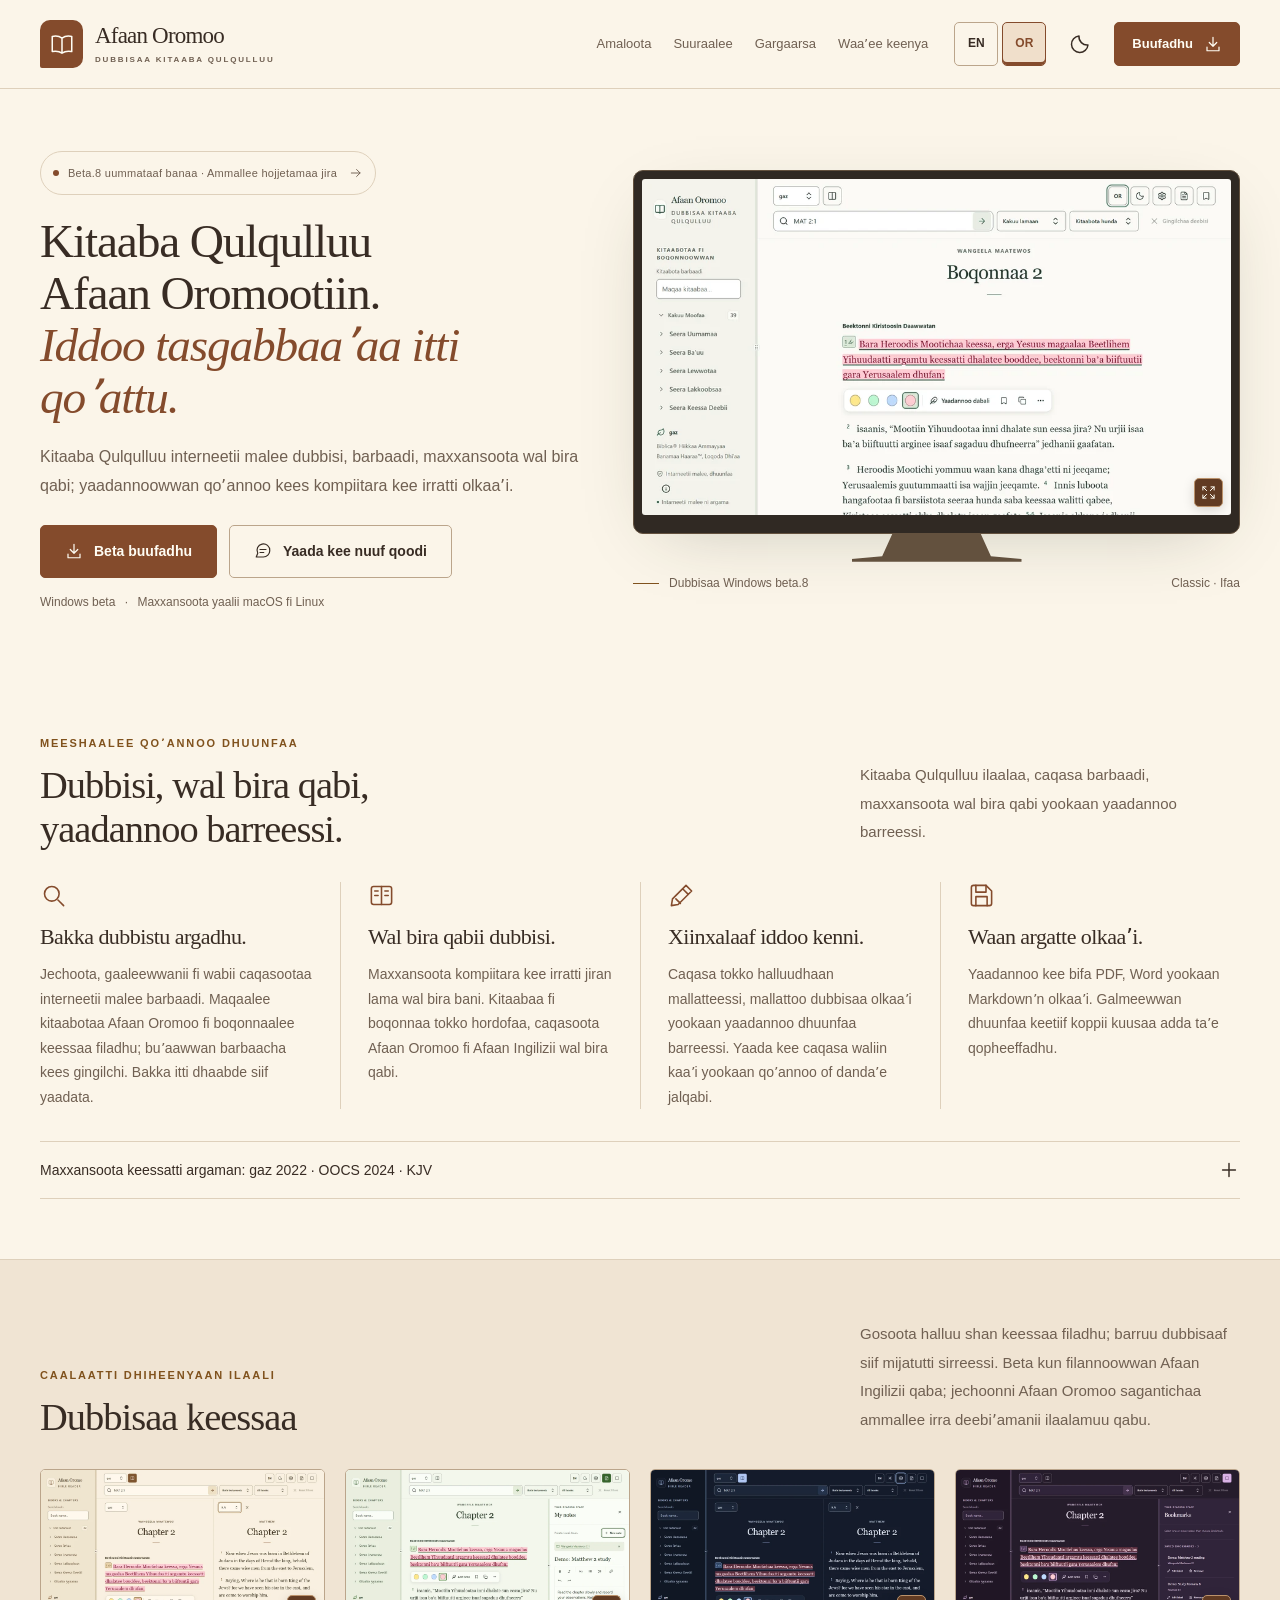
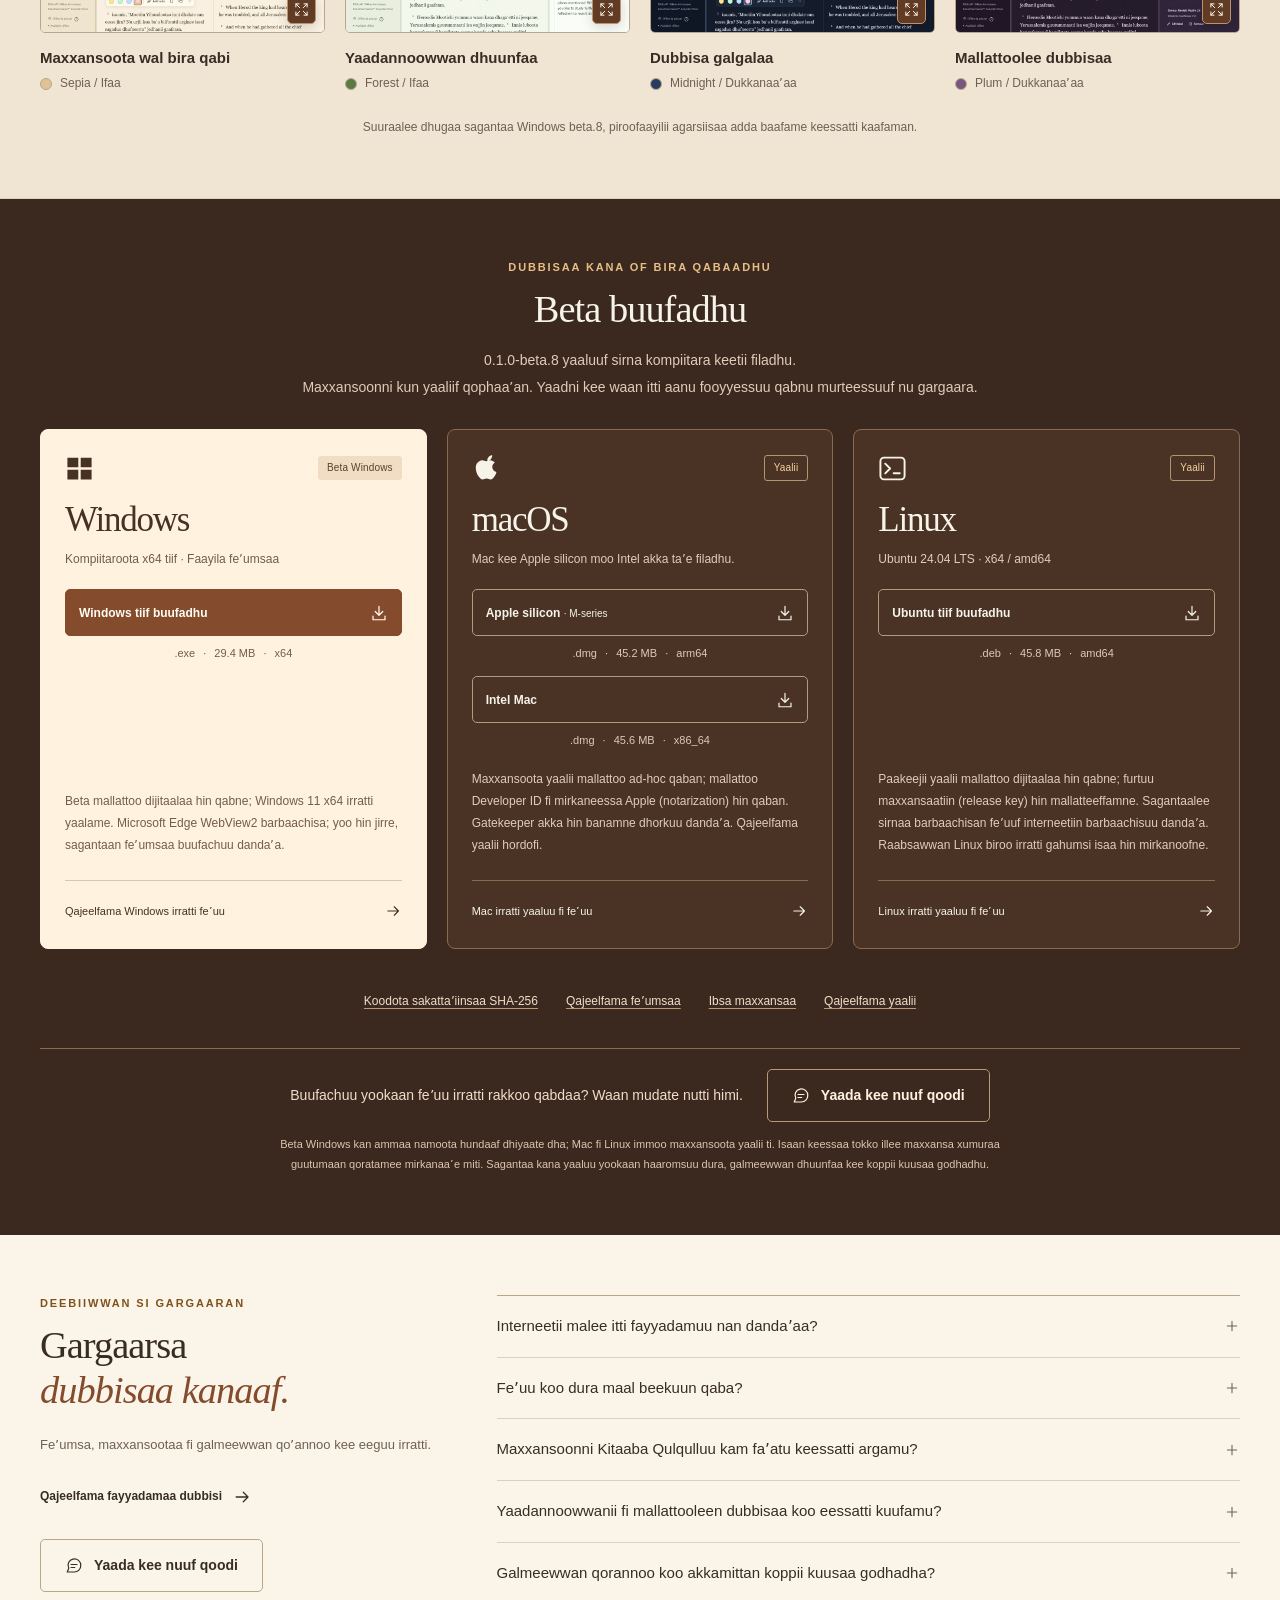
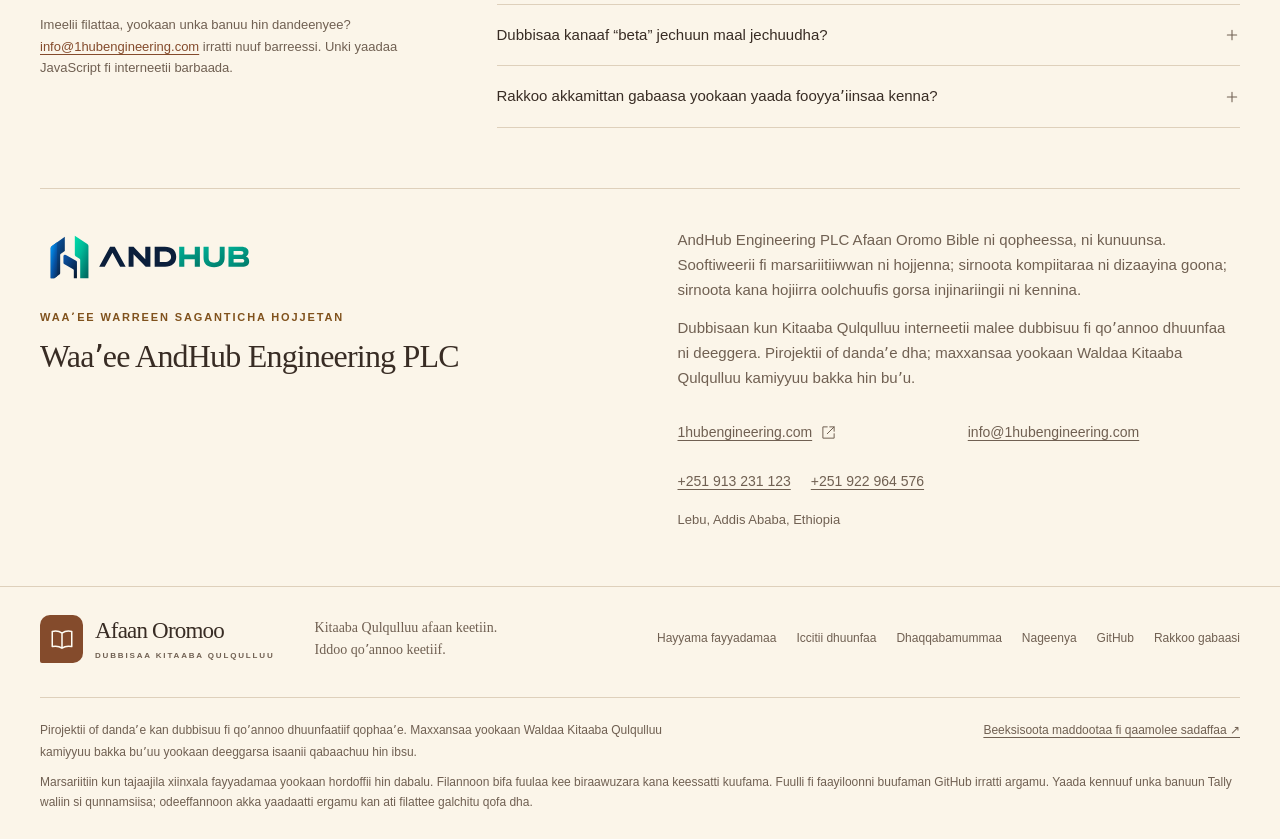
<file: website/om/index.html>
<!doctype html>
<html lang="om" id="top">
<head>
  <meta charset="utf-8">
  <meta name="viewport" content="width=device-width, initial-scale=1">
  <meta name="color-scheme" content="light dark">
  <meta name="theme-color" content="#fbf5e9">
  <title>Afaan Oromo Bible — Interneetii malee dubbisi, qoʼadhu</title>
  <meta name="description" content="Kitaaba Qulqulluu Afaan Oromootiin interneetii malee dubbisi. Barbaadi, maxxansoota kompiitara kee irratti jiran wal bira qabi, caqasoota halluudhaan mallatteessi, yaadannoowwan dhuunfaas olkaaʼi. Beta dubbisaa kompiitaraa of dandaʼe kana buufadhu.">
  <meta name="referrer" content="strict-origin-when-cross-origin">
  <meta name="robots" content="index, follow, max-image-preview:large">
  <meta name="author" content="AndHub Engineering">
  <link rel="canonical" href="https://1hubengineering.github.io/afaan-oromo-bible-releases/om/">
  <link rel="alternate" hreflang="en" href="https://1hubengineering.github.io/afaan-oromo-bible-releases/">
  <link rel="alternate" hreflang="om" href="https://1hubengineering.github.io/afaan-oromo-bible-releases/om/">
  <link rel="alternate" hreflang="x-default" href="https://1hubengineering.github.io/afaan-oromo-bible-releases/">
  <link rel="icon" href="../assets/favicon.svg" type="image/svg+xml">
  <meta property="og:type" content="website">
  <meta property="og:locale" content="om_ET">
  <meta property="og:locale:alternate" content="en_US">
  <meta property="og:site_name" content="Afaan Oromo Bible">
  <meta property="og:title" content="Afaan Oromo Bible — Interneetii malee dubbisi, qoʼadhu">
  <meta property="og:description" content="Dubbisaa Kitaaba Qulqulluu kompiitaraa of dandaʼe, interneetii malee dubbisuu fi qoʼannoo dhuunfaatiif qophaaʼe. Dubbisaa kana ilaali; beta.8 buufadhu.">
  <meta property="og:url" content="https://1hubengineering.github.io/afaan-oromo-bible-releases/om/">
  <meta property="og:image" content="https://1hubengineering.github.io/afaan-oromo-bible-releases/assets/images/social-preview.png">
  <meta property="og:image:type" content="image/png">
  <meta property="og:image:width" content="1280">
  <meta property="og:image:height" content="640">
  <meta property="og:image:alt" content="Afaan Oromo Bible fi suuraa dhugaa dubbisaa kompiitaraa, odeeffannoo buufannaa beta waliin.">
  <meta name="twitter:card" content="summary_large_image">
  <meta name="twitter:title" content="Afaan Oromo Bible — Interneetii malee dubbisi, qoʼadhu">
  <meta name="twitter:description" content="Kitaaba Qulqulluu, barbaacha, wal bira qabuu fi yaada dhuunfaa kee. Iddoo dubbisaa tasgabbaaʼaa kompiitara kee irratti.">
  <meta name="twitter:image" content="https://1hubengineering.github.io/afaan-oromo-bible-releases/assets/images/social-preview.png">
  <meta name="twitter:image:alt" content="Afaan Oromo Bible fi suuraa dhugaa dubbisaa kompiitaraa, odeeffannoo buufannaa beta waliin.">
  <script src="../theme.js"></script>
  <link rel="stylesheet" href="../styles.css">
  <script src="../app.js" defer></script>
  <script src="../feedback-config.js" defer></script>
  <script src="../feedback.js" defer></script>
</head>
<body>
  <a class="skip-link" href="#main" data-i18n="navigation.skip">Gara qabiyyeetti darbi</a>
  <svg class="svg-definitions" xmlns="http://www.w3.org/2000/svg" aria-hidden="true" focusable="false">
    <defs>
      <symbol id="i-book" viewBox="0 0 24 24"><path d="M12 6.5C9.5 4.7 6.3 4.3 3 5v14c3.3-.7 6.5-.3 9 1.5 2.5-1.8 5.7-2.2 9-1.5V5c-3.3-.7-6.5-.3-9 1.5Zm0 0v14"/></symbol>
      <symbol id="i-arrow" viewBox="0 0 24 24"><path d="M4 12h15m-6-6 6 6-6 6"/></symbol>
      <symbol id="i-download" viewBox="0 0 24 24"><path d="M12 3v12m-5-5 5 5 5-5M4 16v5h16v-5"/></symbol>
      <symbol id="i-moon" viewBox="0 0 24 24"><path d="M20.7 13.1A9 9 0 0 1 10.9 3.3 9 9 0 1 0 20.7 13.1Z"/></symbol>
      <symbol id="i-sun" viewBox="0 0 24 24"><circle cx="12" cy="12" r="4"/><path d="M12 2v2m0 16v2M2 12h2m16 0h2M5 5l1.5 1.5m11 11L19 19M5 19l1.5-1.5m11-11L19 5"/></symbol>
      <symbol id="i-menu" viewBox="0 0 24 24"><path d="M4 6h16M4 12h16M4 18h16"/></symbol>
      <symbol id="i-close" viewBox="0 0 24 24"><path d="m6 6 12 12M6 18 18 6"/></symbol>
      <symbol id="i-search" viewBox="0 0 24 24"><circle cx="10.5" cy="10.5" r="6.5"/><path d="m16 16 5 5"/></symbol>
      <symbol id="i-compare" viewBox="0 0 24 24"><rect x="3" y="4" width="18" height="16" rx="2"/><path d="M12 4v16M6 8h3m-3 4h3m6-4h3m-3 4h3"/></symbol>
      <symbol id="i-pen" viewBox="0 0 24 24"><path d="m16 3 5 5L9 20l-6 1 1-6L16 3Zm-9 12 4 4M13 6l5 5"/></symbol>
      <symbol id="i-save" viewBox="0 0 24 24"><path d="M19 21H5a2 2 0 0 1-2-2V5a2 2 0 0 1 2-2h11l5 5v11a2 2 0 0 1-2 2Z"/><path d="M7 3v6h9V3M7 21v-8h10v8"/></symbol>
      <symbol id="i-offline" viewBox="0 0 24 24"><rect x="3" y="4" width="18" height="13" rx="2"/><path d="M8 21h8m-4-4v4m-4-10 3 3 5-6"/></symbol>
      <symbol id="i-check" viewBox="0 0 24 24"><path d="m5 12 4 4L19 6"/></symbol>
      <symbol id="i-expand" viewBox="0 0 24 24"><path d="M8 3H3v5m13-5h5v5M3 16v5h5m13-5v5h-5M3 3l6 6m12-6-6 6M3 21l6-6m12 6-6-6"/></symbol>
      <symbol id="i-plus" viewBox="0 0 24 24"><path d="M12 5v14M5 12h14"/></symbol>
      <symbol id="i-external" viewBox="0 0 24 24"><path d="M14 3h7v7m0-7L10 14M10 3H3v18h18v-7"/></symbol>
      <symbol id="i-windows" viewBox="0 0 24 24"><path d="M2 3h9v8H2zm11 0h9v8h-9zM2 13h9v8H2zm11 0h9v8h-9z" fill="currentColor" stroke="none"/></symbol>
      <symbol id="i-apple" viewBox="0 0 24 24"><path d="M16.7 2.2c.1 1.3-.4 2.5-1.2 3.4-.8.9-2 1.4-3.1 1.3-.1-1.2.4-2.4 1.2-3.2.8-.9 2-1.5 3.1-1.5ZM20.3 17.9c-.5 1.2-.8 1.8-1.5 2.8-.9 1.3-2.1 2.9-3.6 2.9-1.3 0-1.6-.9-3.4-.9-1.9 0-2.2.9-3.5.9-1.4 0-2.6-1.4-3.5-2.7C2.2 17.2 1.5 12 3.2 9.4 4.4 7.6 6.2 6.5 8 6.5c1.4 0 2.3.9 3.5.9 1.2 0 2-.9 3.5-.9 1.5 0 3 .8 4.1 2.1-3.5 1.9-2.9 6.9 1.2 8.4v.9Z" fill="currentColor" stroke="none" transform="translate(1 -1) scale(.94)"/></symbol>
      <symbol id="i-terminal" viewBox="0 0 24 24"><rect x="2" y="3" width="20" height="18" rx="3"/><path d="m6 8 4 4-4 4m7 0h5"/></symbol>
      <symbol id="i-feedback" viewBox="0 0 24 24"><path d="M21 11.5a8.5 8.5 0 0 1-8.5 8.5H3l2-5a8.5 8.5 0 1 1 16-3.5Z"/><path d="M8 10h8m-8 4h5"/></symbol>
      <symbol id="i-language" viewBox="0 0 24 24"><circle cx="12" cy="12" r="9"/><path d="M3 12h18M12 3c5 5 5 13 0 18-5-5-5-13 0-18Z"/></symbol>
    </defs>
  </svg>

  <header class="site-header">
    <div class="container header-inner">
      <a class="brand" href="#top" aria-label="Fuula jalqabaa Afaan Oromo Bible">
        <span class="brand-mark"><svg class="icon" aria-hidden="true"><use href="#i-book"/></svg></span>
        <span class="brand-name">Afaan Oromoo<span data-i18n="brand.descriptor">DUBBISAA KITAABA QULQULLUU</span></span>
      </a>
      <nav class="site-nav" id="site-nav" aria-label="Baafata ijoo">
        <a href="#features" data-i18n="navigation.features">Amaloota</a>
        <a href="#screenshots" data-i18n="navigation.screenshots">Suuraalee</a>
        <a href="#help" data-i18n="navigation.help">Gargaarsa</a>
        <a href="#about" data-i18n="navigation.about">Waaʼee keenya</a>
      </nav>
      <div class="header-actions">
        <div class="language-switcher" role="group" aria-label="Afaan fuula kanaa"><a class="language-option language-switch" href="../" lang="en" hreflang="en" aria-label="English">EN</a><a class="language-option" href="./" lang="om" hreflang="om" aria-current="page" aria-label="Afaan Oromoo">OR</a></div>
        <button class="icon-button theme-toggle" type="button" aria-label="Gara bifa dukkanaaʼaatti jijjiiri" title="Gara bifa dukkanaaʼaatti jijjiiri" hidden>
          <svg class="icon moon-icon" aria-hidden="true"><use href="#i-moon"/></svg>
          <svg class="icon sun-icon" aria-hidden="true"><use href="#i-sun"/></svg>
        </button>
        <a class="button button-small header-download" href="#downloads"><span data-i18n="navigation.download">Buufadhu</span><svg class="icon" aria-hidden="true"><use href="#i-download"/></svg></a>
        <button class="icon-button menu-toggle" type="button" aria-expanded="false" aria-controls="site-nav" aria-label="Baafata bani" hidden>
          <svg class="icon menu-icon" aria-hidden="true"><use href="#i-menu"/></svg>
          <svg class="icon close-icon" aria-hidden="true"><use href="#i-close"/></svg>
        </button>
      </div>
    </div>
  </header>

  <main id="main" tabindex="-1">
    <section class="hero container" aria-labelledby="hero-title">
      <div class="hero-copy">
        <a class="beta-label" href="https://github.com/1hubengineering/afaan-oromo-bible-releases/releases/tag/v0.1.0-beta.8"><span class="status-dot" aria-hidden="true"></span><span data-i18n="hero.beta">Beta.8 uummataaf banaa · Ammallee hojjetamaa jira</span><svg class="icon" aria-hidden="true"><use href="#i-arrow"/></svg></a>
        <h1 id="hero-title" data-i18n="hero.title">Kitaaba Qulqulluu Afaan Oromootiin.<br><em>Iddoo tasgabbaaʼaa itti qoʼattu.</em></h1>
        <p class="hero-description" data-i18n="hero.description">Kitaaba Qulqulluu interneetii malee dubbisi, barbaadi, maxxansoota wal bira qabi; yaadannoowwan qoʼannoo kees kompiitara kee irratti olkaaʼi.</p>
        <div class="hero-actions">
          <a class="button" href="#downloads"><svg class="icon" aria-hidden="true"><use href="#i-download"/></svg><span data-i18n="hero.download">Beta buufadhu</span></a>
          <a class="button button-outline" href="#feedback" data-feedback><svg class="icon" aria-hidden="true"><use href="#i-feedback"/></svg><span>Yaada kee nuuf qoodi</span></a>
        </div>
        <p class="hero-footnote" data-i18n="hero.platforms">Windows beta <span aria-hidden="true">·</span> Maxxansoota yaalii macOS fi Linux</p>
      </div>
      <figure class="hero-figure">
        <div class="hero-monitor"><div class="screenshot-frame hero-screen">
          <a class="screenshot-link" href="../assets/images/reader-classic.webp" data-lightbox data-caption="Dubbisa Afaan Oromoo · Classic / Ifaa. Suuraa dhugaa beta.8, caqasa halluudhaan mallatteeffamee fi filannoowwan isaa agarsiisu." aria-label="Suuraa dubbisa Afaan Oromoo guddisi">
            <img src="../assets/images/reader-classic.webp" srcset="../assets/images/reader-classic-960.webp 960w, ../assets/images/reader-classic.webp 1920w" sizes="(max-width: 959px) calc(100vw - 64px), 620px" width="1920" height="1094" alt="Dubbisaa Afaan Oromoo bifa Classic ifaatiin: bitaa irratti maqaalee kitaabotaa Afaan Oromoo, iddoo dubbisaa keessatti Maatewos boqonnaa 2, akkasumas caqasa halluudhaan mallatteeffame fi filannoowwan yaadannoo fi mallattoo dubbisaa." fetchpriority="high" decoding="async">
            <span class="image-expand"><svg class="icon" aria-hidden="true"><use href="#i-expand"/></svg><span>Dhiheenyaan ilaali</span></span>
          </a>
        </div><span class="monitor-stand" aria-hidden="true"></span></div>
        <figcaption><span class="caption-rule" aria-hidden="true"></span><span data-i18n="hero.caption">Dubbisaa Windows beta.8</span><span class="figure-detail">Classic · Ifaa</span></figcaption>
      </figure>
    </section>

    <section class="experience section-space container" id="features" aria-labelledby="experience-title">
      <div class="section-intro">
        <div><p class="eyebrow" data-i18n="features.eyebrow">MEESHAALEE QOʼANNOO DHUUNFAA</p><h2 id="experience-title" data-i18n="features.title">Dubbisi, wal bira qabi, yaadannoo barreessi.</h2></div>
        <p class="section-summary" data-i18n="features.summary">Kitaaba Qulqulluu ilaalaa, caqasa barbaadi, maxxansoota wal bira qabi yookaan yaadannoo barreessi.</p>
      </div>
      <div class="feature-grid">
        <article class="feature"><span class="feature-icon"><svg class="icon" aria-hidden="true"><use href="#i-search"/></svg></span><h3 data-i18n="features.read.title">Bakka dubbistu argadhu.</h3><p data-i18n="features.read.description">Jechoota, gaaleewwanii fi wabii caqasootaa interneetii malee barbaadi. Maqaalee kitaabotaa Afaan Oromoo fi boqonnaalee keessaa filadhu; buʼaawwan barbaacha kees gingilchi. Bakka itti dhaabde siif yaadata.</p></article>
        <article class="feature"><span class="feature-icon"><svg class="icon" aria-hidden="true"><use href="#i-compare"/></svg></span><h3 data-i18n="features.compare.title">Wal bira qabii dubbisi.</h3><p data-i18n="features.compare.description">Maxxansoota kompiitara kee irratti jiran lama wal bira bani. Kitaabaa fi boqonnaa tokko hordofaa, caqasoota Afaan Oromoo fi Afaan Ingilizii wal bira qabi.</p></article>
        <article class="feature"><span class="feature-icon"><svg class="icon" aria-hidden="true"><use href="#i-pen"/></svg></span><h3 data-i18n="features.notes.title">Xiinxalaaf iddoo kenni.</h3><p data-i18n="features.notes.description">Caqasa tokko halluudhaan mallatteessi, mallattoo dubbisaa olkaaʼi yookaan yaadannoo dhuunfaa barreessi. Yaada kee caqasa waliin kaaʼi yookaan qoʼannoo of dandaʼe jalqabi.</p></article>
        <article class="feature"><span class="feature-icon"><svg class="icon" aria-hidden="true"><use href="#i-save"/></svg></span><h3 data-i18n="features.backup.title">Waan argatte olkaaʼi.</h3><p data-i18n="features.backup.description">Yaadannoo kee bifa PDF, Word yookaan Markdownʼn olkaaʼi. Galmeewwan dhuunfaa keetiif koppii kuusaa adda taʼe qopheeffadhu.</p></article>
      </div>
      <details class="editions-disclosure">
        <summary><span data-i18n="editions.summary">Maxxansoota keessatti argaman: gaz 2022 · OOCS 2024 · KJV</span><svg class="icon" aria-hidden="true"><use href="#i-plus"/></svg></summary>
        <div class="editions-details">
      <div class="edition-heading"><p data-i18n="editions.description">Saganticha waliin feʼamu; erga feʼamanii booda interneetii malee ni argamu.</p></div>
      <div class="editions-list">
        <article><span class="edition-code">gaz</span><div><h3 data-i18n="editions.gaz.title">gaz 2022 <span>· Afaan Oromoo, Loqoda Dhiʼaa</span></h3><p>Biblica® Open New Oromo Contemporary Version™, Western</p></div><span class="edition-language">Afaan Oromoo</span></article>
        <article><span class="edition-code">OOCS</span><div><h3 data-i18n="editions.oocs.title">OOCS 2024</h3><p>Biblica® Open Oromo Contemporary Scriptures™</p></div><span class="edition-language">Afaan Oromoo</span></article>
        <article><span class="edition-code">KJV</span><div><h3 data-i18n="editions.kjv.title">King James Version</h3><p data-i18n="editions.kjv.description">Hiika Afaan Ingilizii beekamaa, dubbisuu fi wal bira qabuuf.</p></div><span class="edition-language">Afaan Ingilizii</span></article>
      </div>
      <p class="edition-notice"><span data-i18n="editions.notice">Maxxansi hundi mirga abbummaa fi ulaagaalee hayyamaa mataa isaa qaba.</span> <a href="https://github.com/1hubengineering/afaan-oromo-bible-releases/blob/main/LICENSING.md" data-i18n="editions.licenseLink">Madda maxxansootaa fi beeksisa hayyamaa dubbisi</a><span aria-hidden="true"> ↗</span></p>
        </div>
      </details>

    </section>

    <section class="gallery-section section-space" id="screenshots" aria-labelledby="gallery-title">
      <div class="container">
        <div class="section-intro gallery-intro"><div><p class="eyebrow" data-i18n="gallery.eyebrow">CAALAATTI DHIHEENYAAN ILAALI</p><h2 id="gallery-title" data-i18n="gallery.title">Dubbisaa keessaa</h2></div><p class="section-summary" data-i18n="gallery.summary">Gosoota halluu shan keessaa filadhu; barruu dubbisaaf siif mijatutti sirreessi. Beta kun filannoowwan Afaan Ingilizii qaba; jechoonni Afaan Oromoo sagantichaa ammallee irra deebiʼamanii ilaalamuu qabu.</p></div>
        <div class="gallery-panels">
          <div class="gallery-panel" role="group" id="panel-compare" aria-labelledby="caption-compare"><figure>
            <div class="screenshot-frame"><a class="screenshot-link" href="../assets/images/compare-sepia.webp" data-lightbox data-caption="Afaan Oromoo fi KJV wal bira qabanii dubbisuu · Sepia / Ifaa. Wal bira qabuun kitaabaa fi boqonnaa irratti hundaaʼa; caqasoonni tokko tokkoon isaanii sirriitti wal simuu isaanii hin mirkaneessu." aria-label="Suuraa maxxansoota wal bira qabamanii guddisi"><img src="../assets/images/compare-sepia.webp" srcset="../assets/images/compare-sepia-960.webp 960w, ../assets/images/compare-sepia.webp 1920w" sizes="(max-width: 767px) calc(100vw - 40px), (max-width: 1023px) calc((100vw - 88px) / 2), 280px" width="1920" height="1094" loading="lazy" decoding="async" alt="Iddoowwan dubbisaa lama bifa Sepiaʼtiin, bitaa irratti Maatewos boqonnaa 2 kan gaz Afaan Oromoo, mirga irratti immoo King James Version Afaan Ingilizii agarsiisan."><span class="image-expand"><svg class="icon" aria-hidden="true"><use href="#i-expand"/></svg><span>Guddisi</span></span></a></div>
            <figcaption><div><strong id="caption-compare" data-i18n="gallery.compare.title">Maxxansoota wal bira qabi</strong></div><span class="palette-label"><i class="palette-swatch swatch-sepia" aria-hidden="true"></i>Sepia / Ifaa</span></figcaption>
          </figure></div>
          <div class="gallery-panel" role="group" id="panel-notes" aria-labelledby="caption-notes"><figure>
            <div class="screenshot-frame"><a class="screenshot-link" href="../assets/images/notes-forest.webp" data-lightbox data-caption="Yaadannoo qoʼannoo caqasa waliin hidhame · Forest / Ifaa. Barruun mulʼatu hundi qabiyyee fakkeenyaa piroofaayilii adda baafame keessaa fudhatame dha." aria-label="Suuraa yaadannoowwan dhuunfaa guddisi"><img src="../assets/images/notes-forest.webp" srcset="../assets/images/notes-forest-960.webp 960w, ../assets/images/notes-forest.webp 1920w" sizes="(max-width: 767px) calc(100vw - 40px), (max-width: 1023px) calc((100vw - 88px) / 2), 280px" width="1920" height="1094" loading="lazy" decoding="async" alt="Bifa Forest ifaa keessatti yaadannoo fakkeenyaa kan qoʼannoo Maatewos 2 Kitaaba Qulqulluu bira baname; filannoowwan bifa barruu sirreessuu fi caqasa itti hidhame agarsiisa."><span class="image-expand"><svg class="icon" aria-hidden="true"><use href="#i-expand"/></svg><span>Guddisi</span></span></a></div>
            <figcaption><div><strong id="caption-notes" data-i18n="gallery.notes.title">Yaadannoowwan dhuunfaa</strong></div><span class="palette-label"><i class="palette-swatch swatch-forest" aria-hidden="true"></i>Forest / Ifaa</span></figcaption>
          </figure></div>
          <div class="gallery-panel" role="group" id="panel-dark" aria-labelledby="caption-dark"><figure>
            <div class="screenshot-frame"><a class="screenshot-link" href="../assets/images/compare-midnight.webp" data-lightbox data-caption="Side-by-side reading · Midnight / Dark. Each of the five app palettes supports light, dark or system appearance. Scripture size, spacing and reading width are adjustable." aria-label="Suuraa bifa dukkanaaʼaa guddisi"><img src="../assets/images/compare-midnight.webp" srcset="../assets/images/compare-midnight-960.webp 960w, ../assets/images/compare-midnight.webp 1920w" sizes="(max-width: 767px) calc(100vw - 40px), (max-width: 1023px) calc((100vw - 88px) / 2), 280px" width="1920" height="1094" loading="lazy" decoding="async" alt="Afaan Oromoo fi KJV bifa Midnight dukkanaaʼaatiin wal bira qabuu; barruu Kitaaba Qulqulluu ifaa iddoo dubbisaa cuquliisa dukkanaaʼaa irratti, caqasa immoo halluu roosaatiin mallatteeffame agarsiisa."><span class="image-expand"><svg class="icon" aria-hidden="true"><use href="#i-expand"/></svg><span>Guddisi</span></span></a></div>
            <figcaption><div><strong id="caption-dark" data-i18n="gallery.dark.title">Dubbisa galgalaa</strong></div><span class="palette-label"><i class="palette-swatch swatch-midnight" aria-hidden="true"></i>Midnight / Dukkanaaʼaa</span></figcaption>
          </figure></div>
          <div class="gallery-panel" role="group" id="panel-bookmarks" aria-labelledby="caption-bookmarks"><figure>
            <div class="screenshot-frame"><a class="screenshot-link" href="../assets/images/bookmarks-plum.webp" data-lightbox data-caption="Mallattoolee dubbisaa caqasoota olkaaʼamanii · Plum / Dukkanaaʼaa. Maqaaleen mallattoolee as mulʼatan fakkeenya agarsiisaati; galmeewwan dhuunfaa miti." aria-label="Suuraa mallattoolee dubbisaa guddisi"><img src="../assets/images/bookmarks-plum.webp" srcset="../assets/images/bookmarks-plum-960.webp 960w, ../assets/images/bookmarks-plum.webp 1920w" sizes="(max-width: 767px) calc(100vw - 40px), (max-width: 1023px) calc((100vw - 88px) / 2), 280px" width="1920" height="1094" loading="lazy" decoding="async" alt="Bifa dubbisaa Plum dukkanaaʼaa, cinaacha mallattoolee dubbisaa keessatti mallattoolee fakkeenyaa sadii maqaan isaanii ifatti barreeffame agarsiisu: Maatewos 2, Roomaa 8 fi Faarfannaa 23."><span class="image-expand"><svg class="icon" aria-hidden="true"><use href="#i-expand"/></svg><span>Guddisi</span></span></a></div>
            <figcaption><div><strong id="caption-bookmarks" data-i18n="gallery.bookmarks.title">Mallattoolee dubbisaa</strong></div><span class="palette-label"><i class="palette-swatch swatch-plum" aria-hidden="true"></i>Plum / Dukkanaaʼaa</span></figcaption>
          </figure></div>
        </div>
        <p class="gallery-provenance" data-i18n="gallery.provenance">Suuraalee dhugaa sagantaa Windows beta.8, piroofaayilii agarsiisaa adda baafame keessatti kaafaman.</p>
      </div>
    </section>


    <section class="download-section section-space" id="downloads" aria-labelledby="downloads-title">
      <div class="container">
        <div class="download-intro"><span class="eyebrow" data-i18n="downloads.eyebrow">DUBBISAA KANA OF BIRA QABAADHU</span><h2 id="downloads-title" data-i18n="downloads.title">Beta buufadhu</h2><p data-i18n="downloads.description">0.1.0-beta.8 yaaluuf sirna kompiitara keetii filadhu.<br>Maxxansoonni kun yaaliif qophaaʼan. Yaadni kee waan itti aanu fooyyessuu qabnu murteessuuf nu gargaara.</p></div>
        <div class="download-grid">
          <article class="download-card windows-card" aria-labelledby="windows-title">
            <div class="platform-top"><svg class="icon platform-icon" aria-hidden="true"><use href="#i-windows"/></svg><span class="platform-status" data-i18n="downloads.windows.status">Beta Windows</span></div>
            <h3 id="windows-title">Windows</h3><p class="platform-description" data-i18n="downloads.windows.description">Kompiitaroota x64 tiif · Faayila feʼumsaa</p>
            <div class="platform-actions"><a class="button download-button" href="https://github.com/1hubengineering/afaan-oromo-bible-releases/releases/download/v0.1.0-beta.8/Afaan-Oromo-Bible-0.1.0-beta.8-x64-setup.exe"><span data-i18n="downloads.windows.button">Windows tiif buufadhu</span><svg class="icon" aria-hidden="true"><use href="#i-download"/></svg></a><span class="file-details">.exe <span aria-hidden="true">·</span> 29.4 MB <span aria-hidden="true">·</span> x64</span></div>
            <p class="platform-notice" data-i18n="downloads.windows.notice">Beta mallattoo dijitaalaa hin qabne; Windows 11 x64 irratti yaalame. Microsoft Edge WebView2 barbaachisa; yoo hin jirre, sagantaan feʼumsaa buufachuu dandaʼa.</p>
            <a class="platform-help" href="https://github.com/1hubengineering/afaan-oromo-bible-releases/blob/main/INSTALLATION.md"><span data-i18n="downloads.windows.help">Qajeelfama Windows irratti feʼuu</span><svg class="icon" aria-hidden="true"><use href="#i-arrow"/></svg></a>
          </article>
          <article class="download-card" aria-labelledby="mac-title">
            <div class="platform-top"><svg class="icon platform-icon" aria-hidden="true"><use href="#i-apple"/></svg><span class="platform-status experimental" data-i18n="downloads.mac.status">Yaalii</span></div>
            <h3 id="mac-title">macOS</h3><p class="platform-description" data-i18n="downloads.mac.description">Mac kee Apple silicon moo Intel akka taʼe filadhu.</p>
            <div class="platform-actions mac-actions"><a class="button button-outline download-button" href="https://github.com/1hubengineering/afaan-oromo-bible-releases/releases/download/v0.1.0-beta.8/Afaan-Oromo-Bible-0.1.0-beta.8-macos-arm64.dmg"><span data-i18n="downloads.mac.arm">Apple silicon <small>· M-series</small></span><svg class="icon" aria-hidden="true"><use href="#i-download"/></svg></a><span class="file-details">.dmg <span aria-hidden="true">·</span> 45.2 MB <span aria-hidden="true">·</span> arm64</span><a class="button button-outline download-button" href="https://github.com/1hubengineering/afaan-oromo-bible-releases/releases/download/v0.1.0-beta.8/Afaan-Oromo-Bible-0.1.0-beta.8-macos-x86_64.dmg"><span data-i18n="downloads.mac.intel">Intel Mac</span><svg class="icon" aria-hidden="true"><use href="#i-download"/></svg></a><span class="file-details">.dmg <span aria-hidden="true">·</span> 45.6 MB <span aria-hidden="true">·</span> x86_64</span></div>
            <p class="platform-notice" data-i18n="downloads.mac.notice">Maxxansoota yaalii mallattoo ad-hoc qaban; mallattoo Developer ID fi mirkaneessa Apple (notarization) hin qaban. Gatekeeper akka hin banamne dhorkuu dandaʼa. Qajeelfama yaalii hordofi.</p>
            <a class="platform-help" href="https://github.com/1hubengineering/afaan-oromo-bible-releases/blob/main/TESTING_GUIDE.md"><span data-i18n="downloads.mac.help">Mac irratti yaaluu fi feʼuu</span><svg class="icon" aria-hidden="true"><use href="#i-arrow"/></svg></a>
          </article>
          <article class="download-card" aria-labelledby="linux-title">
            <div class="platform-top"><svg class="icon platform-icon" aria-hidden="true"><use href="#i-terminal"/></svg><span class="platform-status experimental" data-i18n="downloads.linux.status">Yaalii</span></div>
            <h3 id="linux-title">Linux</h3><p class="platform-description" data-i18n="downloads.linux.description">Ubuntu 24.04 LTS · x64 / amd64</p>
            <div class="platform-actions"><a class="button button-outline download-button" href="https://github.com/1hubengineering/afaan-oromo-bible-releases/releases/download/v0.1.0-beta.8/Afaan-Oromo-Bible-0.1.0-beta.8-linux-amd64.deb"><span data-i18n="downloads.linux.button">Ubuntu tiif buufadhu</span><svg class="icon" aria-hidden="true"><use href="#i-download"/></svg></a><span class="file-details">.deb <span aria-hidden="true">·</span> 45.8 MB <span aria-hidden="true">·</span> amd64</span></div>
            <p class="platform-notice" data-i18n="downloads.linux.notice">Paakeejii yaalii mallattoo dijitaalaa hin qabne; furtuu maxxansaatiin (release key) hin mallatteeffamne. Sagantaalee sirnaa barbaachisan feʼuuf interneetiin barbaachisuu dandaʼa. Raabsawwan Linux biroo irratti gahumsi isaa hin mirkanoofne.</p>
            <a class="platform-help" href="https://github.com/1hubengineering/afaan-oromo-bible-releases/blob/main/TESTING_GUIDE.md"><span data-i18n="downloads.linux.help">Linux irratti yaaluu fi feʼuu</span><svg class="icon" aria-hidden="true"><use href="#i-arrow"/></svg></a>
          </article>
        </div>
        <div class="download-resources" aria-label="Odeeffannoo maxxansaa">
          <a href="https://github.com/1hubengineering/afaan-oromo-bible-releases/releases/download/v0.1.0-beta.8/SHA256SUMS" data-i18n="downloads.checksums">Koodota sakattaʼiinsaa SHA-256</a>
          <a href="https://github.com/1hubengineering/afaan-oromo-bible-releases/blob/main/INSTALLATION.md" data-i18n="downloads.installation">Qajeelfama feʼumsaa</a>
          <a href="https://github.com/1hubengineering/afaan-oromo-bible-releases/releases/tag/v0.1.0-beta.8" data-i18n="downloads.notes">Ibsa maxxansaa</a>
          <a href="https://github.com/1hubengineering/afaan-oromo-bible-releases/blob/main/TESTING_GUIDE.md" data-i18n="downloads.testing">Qajeelfama yaalii</a>
        </div>
        <div class="download-feedback"><p data-i18n="downloads.feedback">Buufachuu yookaan feʼuu irratti rakkoo qabdaa? Waan mudate nutti himi.</p><a class="button button-outline" href="#feedback" data-feedback><svg class="icon" aria-hidden="true"><use href="#i-feedback"/></svg><span>Yaada kee nuuf qoodi</span></a></div>
        <p class="download-footnote" data-i18n="downloads.limitations">Beta Windows kan ammaa namoota hundaaf dhiyaate dha; Mac fi Linux immoo maxxansoota yaalii ti. Isaan keessaa tokko illee maxxansa xumuraa guutumaan qoratamee mirkanaaʼe miti. Sagantaa kana yaaluu yookaan haaromsuu dura, galmeewwan dhuunfaa kee koppii kuusaa godhadhu.</p>
      </div>
    </section>

    <section class="help-section section-space container" id="help" aria-labelledby="help-title">
      <div class="help-heading"><p class="eyebrow" data-i18n="help.eyebrow">DEEBIIWWAN SI GARGAARAN</p><h2 id="help-title" data-i18n="help.title">Gargaarsa <em>dubbisaa kanaaf.</em></h2><p data-i18n="help.intro">Feʼumsa, maxxansootaa fi galmeewwan qoʼannoo kee eeguu irratti.</p><a class="text-link" href="https://github.com/1hubengineering/afaan-oromo-bible-releases/blob/main/USER_GUIDE.md"><span data-i18n="help.guide">Qajeelfama fayyadamaa dubbisi</span><svg class="icon" aria-hidden="true"><use href="#i-arrow"/></svg></a><div class="help-feedback" id="feedback"><a class="button button-outline" href="#feedback" data-feedback><svg class="icon" aria-hidden="true"><use href="#i-feedback"/></svg><span>Yaada kee nuuf qoodi</span></a></div><p class="feedback-email" data-i18n="feedback.email">Imeelii filattaa, yookaan unka banuu hin dandeenyee? <a href="mailto:info@1hubengineering.com">info@1hubengineering.com</a> irratti nuuf barreessi. Unki yaadaa JavaScript fi interneetii barbaada.</p></div>
      <div class="faq-list">
        <details><summary><span data-i18n="faq.offline.question">Interneetii malee itti fayyadamuu nan dandaʼaa?</span><svg class="icon" aria-hidden="true"><use href="#i-plus"/></svg></summary><div class="faq-answer"><p data-i18n="faq.offline.answer">Eeyyee. Sagantaa kanaa fi wantoota inni itti hojjechuuf barbaadu erga feʼattee booda, dubbisuu, barbaaduu, maxxansoota wal bira qabuu, yaadannoo barreessuu fi faayila godhanii baasuun kompiitara kee irratti hojjetu. Herrega fayyadamaa hin barbaadan. Yeroo jalqabaatiif feʼuuf, Windows WebView2 yookaan sagantaalee sirnaa Linux barbaachisan buufachuuf interneetiin barbaachisuu dandaʼa. Kompiitara qophii duraa hin qabne irratti interneetii malee feʼumsa jalqabaa raawwachuun ammallee guutumaan hin mirkanoofne.</p></div></details>
        <details><summary><span data-i18n="faq.install.question">Feʼuu koo dura maal beekuun qaba?</span><svg class="icon" aria-hidden="true"><use href="#i-plus"/></svg></summary><div class="faq-answer"><p data-i18n="faq.install.answer">Beta Windows, Windows 11 x64 irratti yaalameera; Microsoft Edge WebView2 barbaada. Paakeejiiwwan Mac kan Apple silicon fi Intel addaan qophaaʼaniiru; macOS 14 yookaan isa boodaa irratti akka hojjetaniif qophaaʼan. macOS 15 irratti yaaliin banamuu jalqabaa godhameera; kun garuu sirna sana irratti guutumaan akka hojjetan mirkaneessuu miti. Yaaliin Linux Ubuntu 24.04 x64 irratti xiyyeeffata; GTK3/WebKitGTK 4.1 barbaada.</p><p>Paakeejiiwwan Windows fi Linux mallattoo dijitaalaa hin qaban; maxxansoonni Mac mallattoo ad-hoc qabu, garuu mirkaneessa Apple (notarization) hin qaban. Feʼuu kee dura <a href="https://github.com/1hubengineering/afaan-oromo-bible-releases/blob/main/INSTALLATION.md">qajeelfama feʼumsaa</a> fi <a href="https://github.com/1hubengineering/afaan-oromo-bible-releases/blob/main/TESTING_GUIDE.md">qajeelfama yaalii sirna kompiitaraa</a> dubbisi. Koodonni sakattaʼiinsaa (checksums) faayiloonni jijjiiramuu isaanii adda baasuuf gargaaru; eenyummaa qaama faayilicha maxxanse hin mirkaneessan.</p></div></details>
        <details><summary><span data-i18n="faq.editions.question">Maxxansoonni Kitaaba Qulqulluu kam faʼatu keessatti argamu?</span><svg class="icon" aria-hidden="true"><use href="#i-plus"/></svg></summary><div class="faq-answer"><p data-i18n="faq.editions.answer">Beta kun gaz 2022 (Afaan Oromoo Dhihaa), OOCS 2024 fi King James Version Afaan Ingilizii of keessaa qaba. Maxxansoonni kun kompiitara kee irratti kuufamu. NIV fi maxxansi Afaan Oromoo bara 1997 karoorfame keessatti hin hammatamne. Afaan ittiin saganticha fayyadamtu jijjiiruun maxxansa Kitaaba Qulqulluu dubbisaa jirtu hin jijjiiru.</p><p>Ulaagaalee itti fayyadama maxxansa tokkoon tokkoo beekuuf <a href="https://github.com/1hubengineering/afaan-oromo-bible-releases/blob/main/LICENSING.md">odeeffannoo maddootaa fi hayyama maxxansootaa</a> ilaali.</p></div></details>
        <details><summary><span data-i18n="faq.records.question">Yaadannoowwanii fi mallattooleen dubbisaa koo eessatti kuufamu?</span><svg class="icon" aria-hidden="true"><use href="#i-plus"/></svg></summary><div class="faq-answer"><p data-i18n="faq.records.answer">Galmeewwan dhuunfaa kee kompiitara kee irratti, kuusaa Kitaaba Qulqulluu saganticha waliin dhufu irraa addaan kuufamu. Hojiileen ijoo herrega fayyadamaa yookaan sarvara interneetii irratti hojjetu hin barbaadan. Sagantichi galmeewwan cloud waliin wal-simsiisuu hin deeggaru. Yaadannoowwan faayila godhattee baafattu fi koppiiwwan kuusaa barreeffama dhuunfaa qabaachuu dandaʼu; kanaaf of eeggannoodhaan kuusi fi qoodi. Saganticha haquun galmeewwan dhuunfaa fi faayiloota baafatte hunda haquu dhiisuu dandaʼa.</p><p>Ibsa dabalataa <a href="https://github.com/1hubengineering/afaan-oromo-bible-releases/blob/main/PRIVACY.md">beeksisa iccitii dhuunfaa</a> keessatti argatta.</p></div></details>
        <details><summary><span data-i18n="faq.backups.question">Galmeewwan qorannoo koo akkamittan koppii kuusaa godhadha?</span><svg class="icon" aria-hidden="true"><use href="#i-plus"/></svg></summary><div class="faq-answer"><p data-i18n="faq.backups.answer">Meeshaa koppii kuusaa galmeewwan dhuunfaa sagantichaa fayyadamuun galmeewwan kee faayila JSON godhii baasi; koppii adda taʼes kuusi. Yaadannoowwan tokko tokko PDF, Word yookaan Markdown godhii baasuu ni dandeessa; yaadannoo tokko faayila godhanii baasuun koppii kuusaa galmeewwan dhuunfaa hundaatiif bakka hin buʼu. Koppii kuusaa deebisanii galchuun, erga faayilichi sakattaʼamee fi ati mirkaneessitee booda, galmeewwan dhuunfaa amma jiran bakka buusa; kanaaf galmeewwan ammaa dursee baasi. Koppiin kuusaa beta tokkoo beta biraa waliin akka hojjetu wabii hin qabu.</p><p>Qajeelfama koppii kuusaa gochuu fi deebisanii galchuu <a href="https://github.com/1hubengineering/afaan-oromo-bible-releases/blob/main/USER_GUIDE.md">qajeelfama fayyadamaa</a> keessatti kenname hordofi.</p></div></details>
        <details><summary><span data-i18n="faq.beta.question">Dubbisaa kanaaf “beta” jechuun maal jechuudha?</span><svg class="icon" aria-hidden="true"><use href="#i-plus"/></svg></summary><div class="faq-answer"><p data-i18n="faq.beta.answer">Dubbisaan kun ammallee fooyyaʼaa jira. Afaanii fi gulaalli isaa irra deebiʼamanii ilaalamaa jiru. Akkasumas, namoota hundaaf mijataa taʼuu isaa sakattaʼuun, kompiitara qophii duraa hin qabne irratti feʼuu fi sirnoota adda addaa irratti gahumsa xumuraa isaa mirkaneessuun itti fufeera. Maxxansoonni Mac fi Linux yaalii dha. Rakkooleen uumamuu waan dandaʼaniif, galmeewwan qorannoo barbaachisoo koppii kuusaa godhadhu.</p><p>Daangaaleen beekaman <a href="https://github.com/1hubengineering/afaan-oromo-bible-releases/blob/main/BETA_NOTICE.md">beeksisa beta</a> keessatti ibsamaniiru. Atlas Kitaaba Qulqulluu fi meeshaaleen qorannoo balʼaan karoorfamaniiru; beta kana keessatti hin hammatamne, guyyaan itti dhiyaatanis waadaa hin galamne.</p></div></details>
        <details><summary><span data-i18n="faq.feedback.question">Rakkoo akkamittan gabaasa yookaan yaada fooyyaʼiinsaa kenna?</span><svg class="icon" aria-hidden="true"><use href="#i-plus"/></svg></summary><div class="faq-answer"><p data-i18n="faq.feedback.answer">Yaaddoo jechootaa, rakkoo sagantichaa yookaan yaada fooyyaʼiinsaa nuuf qoodi. Unki yaadaa asuma banama; herrega fayyadamaa hin barbaachisu. Unki yoo hin banamne, imeelii nuuf ergi.</p><p data-i18n="faq.feedback.privacy">Rakkoo sana ibsuuf kan gargaaru qofa galchi. Odeeffannoo dhuunfaa suuraalee keessaa haqi. Yaadannoowwan dhuunfaa, koppiiwwan kuusaa guutuu fi jechoota iccitii hin ergin. Gabaasoonni GitHub uummataaf mulʼatu.</p><p>Rakkoo nageenya odeeffannoo yoo taʼe, <a href="https://github.com/1hubengineering/afaan-oromo-bible-releases/blob/main/SECURITY.md">qajeelfama gabaasa nageenyaa</a> hordofi.</p></div></details>
      </div>
    </section>

    <section class="about-section container" id="about" aria-labelledby="about-title">
      <div><a class="developer-brand" href="https://1hubengineering.com/" aria-label="AndHub Engineering"><img class="developer-logo-light" src="../assets/images/andhub-logo-light.svg" width="825" height="240" alt="" loading="lazy" decoding="async"><img class="developer-logo-dark" src="../assets/images/andhub-logo-dark.svg" width="825" height="240" alt="" loading="lazy" decoding="async"></a><p class="eyebrow" data-i18n="about.eyebrow">WAAʼEE WARREEN SAGANTICHA HOJJETAN</p><h2 id="about-title" data-i18n="about.title">Waaʼee AndHub Engineering PLC</h2></div>
      <div class="about-copy"><p data-i18n="about.description">AndHub Engineering PLC Afaan Oromo Bible ni qopheessa, ni kunuunsa. Sooftiweerii fi marsariitiiwwan ni hojjenna; sirnoota kompiitaraa ni dizaayina goona; sirnoota kana hojiirra oolchuufis gorsa injinariingii ni kennina.</p><p data-i18n="about.mission">Dubbisaan kun Kitaaba Qulqulluu interneetii malee dubbisuu fi qoʼannoo dhuunfaa ni deeggera. Pirojektii of dandaʼe dha; maxxansaa yookaan Waldaa Kitaaba Qulqulluu kamiyyuu bakka hin buʼu.</p><address class="about-contact">
          <a href="https://1hubengineering.com/">1hubengineering.com<svg class="icon" aria-hidden="true"><use href="#i-external"/></svg></a>
          <a href="mailto:info@1hubengineering.com">info@1hubengineering.com</a>
          <div class="contact-phones"><a href="tel:+251913231123">+251 913 231 123</a><a href="tel:+251922964576">+251 922 964 576</a></div>
          <span class="contact-location">Lebu, Addis Ababa, Ethiopia</span>
        </address></div>
    </section>

  </main>

  <footer class="site-footer">
    <div class="container"><div class="footer-top"><a class="brand" href="#top" aria-label="Fuula jalqabaa Afaan Oromo Bible"><span class="brand-mark"><svg class="icon" aria-hidden="true"><use href="#i-book"/></svg></span><span class="brand-name">Afaan Oromoo<span>DUBBISAA KITAABA QULQULLUU</span></span></a><p data-i18n="footer.tagline">Kitaaba Qulqulluu afaan keetiin.<br>Iddoo qoʼannoo keetiif.</p><nav aria-label="Maddoota pirojektii"><a href="https://github.com/1hubengineering/afaan-oromo-bible-releases/blob/main/LICENSING.md">Hayyama fayyadamaa</a><a href="https://github.com/1hubengineering/afaan-oromo-bible-releases/blob/main/PRIVACY.md">Iccitii dhuunfaa</a><a href="https://github.com/1hubengineering/afaan-oromo-bible-releases/blob/main/ACCESSIBILITY.md">Dhaqqabamummaa</a><a href="https://github.com/1hubengineering/afaan-oromo-bible-releases/blob/main/SECURITY.md">Nageenya</a><a href="https://github.com/1hubengineering/afaan-oromo-bible-releases">GitHub</a><a href="https://github.com/1hubengineering/afaan-oromo-bible-releases/issues/new?template=bug_report.yml">Rakkoo gabaasi</a></nav></div><div class="footer-bottom"><p data-i18n="footer.independence">Pirojektii of dandaʼe kan dubbisuu fi qoʼannoo dhuunfaatiif qophaaʼe. Maxxansaa yookaan Waldaa Kitaaba Qulqulluu kamiyyuu bakka buʼuu yookaan deeggarsa isaanii qabaachuu hin ibsu.</p><a href="https://github.com/1hubengineering/afaan-oromo-bible-releases/blob/main/THIRD_PARTY_NOTICES.md">Beeksisoota maddootaa fi qaamolee sadaffaa ↗</a></div><p class="site-privacy" data-i18n="footer.sitePrivacy">Marsariitiin kun tajaajila xiinxala fayyadamaa yookaan hordoffii hin dabalu. Filannoon bifa fuulaa kee biraawuzara kana keessatti kuufama. Fuulli fi faayiloonni buufaman GitHub irratti argamu. Yaada kennuuf unka banuun Tally waliin si qunnamsiisa; odeeffannoon akka yaadaatti ergamu kan ati filattee galchitu qofa dha.</p></div>
  </footer>

  <dialog class="image-dialog" aria-labelledby="dialog-title">
    <div class="dialog-toolbar"><h2 id="dialog-title">Keessa dubbisaa</h2><button class="icon-button dialog-close" type="button" aria-label="Suuraa cufi" autofocus><svg class="icon" aria-hidden="true"><use href="#i-close"/></svg></button></div>
    <img class="dialog-image" width="1920" height="1094" alt="">
    <p class="dialog-caption"></p>
  </dialog>

  <dialog class="feedback-dialog" id="feedback-dialog" aria-labelledby="feedback-dialog-title" aria-describedby="feedback-dialog-intro">
    <div class="feedback-dialog-header"><div><p class="eyebrow">Afaan Oromo Bible</p><h2 data-i18n="dialog.title" id="feedback-dialog-title">Yaada kee nuuf qoodi</h2></div><button class="icon-button feedback-close" type="button" aria-label="Unka yaadaa cufi" autofocus><svg class="icon" aria-hidden="true"><use href="#i-close"/></svg></button></div>
    <div class="feedback-dialog-body">
      <p data-i18n="dialog.intro" id="feedback-dialog-intro">Waan mudate yookaan waan si gargaaru nutti himi. Gaaffilee si ilaallatan arguuf unka keessaa mata duree filadhu. Herregni fayyadamaa hin barbaachisu; maqaa fi imeelii galchuun dirqama miti.</p>
      <div class="feedback-unavailable"><h3 data-i18n="dialog.unavailable.title">Unki yaadaa ammatti hin qophoofne.</h3><p data-i18n="dialog.unavailable.body">Yaada kennuu yookaan rakkoo gabaasuuf imeelii nuuf erguu dandeessa. Rakkoo teeknikaatiif lakkoofsa maxxansa sagantichaa fi sirna kompiitaraa; yaaddoo jechootaatiif immoo maxxansa Kitaaba Qulqulluu fi caqasa galchi.</p><a class="text-link" href="mailto:info@1hubengineering.com"><span data-i18n="dialog.email">Garee keenyaaf imeelii ergi</span><svg class="icon" aria-hidden="true"><use href="#i-arrow"/></svg></a></div>
      <p class="feedback-status" role="status" aria-live="polite" aria-atomic="true"></p>
      <div class="feedback-fallback" hidden><a class="text-link feedback-direct" target="_blank" rel="noopener noreferrer"><span data-i18n="dialog.direct">Unka fuula haaraa irratti bani</span><svg class="icon" aria-hidden="true"><use href="#i-external"/></svg></a><button class="text-link feedback-retry" type="button" hidden><span data-i18n="dialog.retry">Irra deebiʼii banuuf yaali</span></button></div>
      <p data-i18n="dialog.language" class="feedback-language-note" hidden>Ergaawwan Tally deebiiwwan sakattaʼuuf agarsiisu Afaan Ingiliziitiin mulʼachuu dandaʼu. Gaaffileen fi ergaan erga ergitee booda mulʼatu Afaan Oromooti.</p>
      <div class="feedback-embed" aria-busy="false" hidden></div>
      <div class="feedback-success" hidden><h3 data-i18n="dialog.success.title" tabindex="-1">Yaada keetiif galatoomi.</h3><p data-i18n="dialog.success.body">Yaadni kee garee keenyaaf akka ilaalamuuf ergameera. Yaadni jechoota sirreessuu maxxansa ati filatte irratti hundaaʼee ilaalama.</p><button class="button feedback-done" type="button"><span data-i18n="dialog.done">Xumuri</span></button></div>
      <div class="feedback-notices"><p data-i18n="dialog.review">Gabaasoonni jechootaa yaada irra deebiʼanii ilaaluuf dhiyaatan dha. Maxxansoonni garaagarummaa qabaachuu dandaʼu. Barruu Kitaaba Qulqulluu ofumaan hin jijjiirru; maxxansa qaama biraa fooyyessuuf hayyama qabna hin jennu.</p><p data-i18n="dialog.privacy">Tally deebiiwwan, odeeffannoo quunnamtii filannoodhaan galchitu fi suuraa ati ergitu walitti qaba; AndHub Engineering PLC yaada kee ilaaluuf itti fayyadama. Unkawwan walitti hidhaman deebiiwwan gara Google Sheet dhuunfaatti ergu. Yaadannoowwan kee, seenaa dubbisaa yookaan odeeffannoo sagantichaa biroo ofumaan hin funaannu. Odeeffannoo dhuunfaa suuraalee keessaa haqi. Tally fi Google odeeffannoo gaaffii tajaajilaas akka imaammata iccitii isaanii irratti ibsametti ni fayyadamu.</p><div class="feedback-policy-links" role="group" aria-label="Imaammata iccitii yaadaa"><a href="https://tally.so/help/privacy-policy" target="_blank" rel="noopener noreferrer">Iccitii Tally</a><a href="https://policies.google.com/privacy" target="_blank" rel="noopener noreferrer">Iccitii Google</a></div><p data-i18n="dialog.closeHint">Cufuun deebii hin ergamin dhabamsiisuu dandaʼa. Unka keessatti Escape yoo hin hojjenne, Tab yookaan Shift+Tab fayyadamuun filannoo Cufi bira gaʼi.</p></div>
    </div>
    <div hidden><span data-i18n="dialog.loading" data-feedback-message="loading">Unki yaadaa banamaa jira…</span><span data-i18n="dialog.ready" data-feedback-message="ready">Unki qophaaʼeera. Maqaa fi imeelii galchuun dirqama miti.</span><span data-i18n="dialog.slow" data-feedback-message="slow">Unki banuuf yeroo fudhachaa jira. Eeguu, irra deebiʼanii yaaluu yookaan fuula haaraa irratti banuu dandeessa.</span><span data-i18n="dialog.failed" data-feedback-message="failed">Unki banamuu hin dandeenye. Irra deebiʼii yaali yookaan fuula haaraa irratti bani.</span><span data-i18n="dialog.frameTitle" data-feedback-message="frameTitle">Unka yaadaa Afaan Oromo Bible, Afaan Oromootiin</span></div>
  </dialog>
</body>
</html>
</file>
<file: website/styles.css>
/* Warm paper, cedar ink, and restrained sunrise amber. No external fonts or dependencies. */
:root {
  color-scheme: light;
  --paper: #fbf5e9;
  --paper-alt: #f0e4d3;
  --surface: #fffaf1;
  --ink: #382c24;
  --muted: #706052;
  --accent: #844b2c;
  --accent-hover: #683921;
  --soft-accent: #f0dfcb;
  --gold: #80521d;
  --line: #ded0bb;
  --line-strong: #bba58b;
  --inverse: #fffdf4;
  --shadow: 0 18px 70px -28px rgb(35 51 30 / 26%);
  --serif: Georgia, 'Times New Roman', serif;
  --sans: -apple-system, BlinkMacSystemFont, 'Segoe UI', Arial, sans-serif;
}
:root[data-theme='dark'] {
  color-scheme: dark;
  --paper: #211b17;
  --paper-alt: #2a211b;
  --surface: #30261e;
  --ink: #f5eadb;
  --muted: #c8b6a2;
  --accent: #e5b18c;
  --accent-hover: #f4c9a4;
  --soft-accent: #413023;
  --gold: #e0bb7e;
  --line: #4b3b2d;
  --line-strong: #8d7158;
  --inverse: #302016;
  --shadow: 0 18px 70px -28px rgb(0 0 0 / 70%);
}
@media (prefers-color-scheme: dark) {
  :root:not([data-theme]) {
    color-scheme: dark;
    --paper: #211b17; --paper-alt: #2a211b; --surface: #30261e;
    --ink: #f5eadb; --muted: #c8b6a2; --accent: #e5b18c; --accent-hover: #f4c9a4;
    --soft-accent: #413023; --gold: #e0bb7e; --line: #4b3b2d;
    --line-strong: #8d7158; --inverse: #302016; --shadow: 0 18px 70px -28px rgb(0 0 0 / 70%);
  }
}
*, *::before, *::after { box-sizing: border-box; }
html { scroll-behavior: smooth; scroll-padding-top: 104px; }
body { margin: 0; background: var(--paper); color: var(--ink); font: 16px/1.65 var(--sans); -webkit-font-smoothing: antialiased; }
[hidden] { display: none !important; }
img { display: block; max-width: 100%; height: auto; }
a { color: inherit; text-underline-offset: .22em; text-decoration-thickness: 1px; }
button { font: inherit; color: inherit; cursor: pointer; }
button, a { -webkit-tap-highlight-color: transparent; }
button, input, summary { touch-action: manipulation; }
button:focus-visible, a:focus-visible, summary:focus-visible, [tabindex]:focus-visible { outline: 3px solid var(--gold); outline-offset: 5px; border-radius: 3px; }
::selection { background: var(--soft-accent); color: var(--ink); }
h1, h2, h3, p, figure { margin: 0; }
h1, h2 { font-family: var(--serif); font-weight: 400; letter-spacing: -.045em; text-wrap: balance; }
h1 { font-size: clamp(2.8rem, 5.15vw, 4.65rem); line-height: 1.1; }
h2 { font-size: clamp(2.35rem, 3.6vw, 3.4rem); line-height: 1.15; }
h1 em, h2 em { font-weight: 400; color: var(--accent); }
h3 { font-weight: 550; }
.container { width: min(1200px, calc(100% - 80px)); margin-inline: auto; }
.section-space { padding-block: 106px; }
.icon { width: 22px; height: 22px; stroke: currentColor; stroke-width: 1.6; fill: none; stroke-linecap: round; stroke-linejoin: round; flex-shrink: 0; }
.svg-definitions { position: absolute; width: 0; height: 0; overflow: hidden; }
.eyebrow { color: var(--gold); font: 600 11px/1.5 var(--sans); letter-spacing: .17em; margin-bottom: 20px; }
.skip-link { position: fixed; top: 12px; left: 12px; z-index: 100; padding: 10px 18px; background: var(--ink); color: var(--paper); transform: translateY(-180%); border-radius: 5px; }
.skip-link:focus { transform: translateY(0); }
.button { display: inline-flex; align-items: center; justify-content: center; gap: 11px; min-height: 53px; padding: 13px 24px; background: var(--accent); border: 1px solid var(--accent); border-radius: 5px; color: var(--inverse); font-size: 14px; font-weight: 600; line-height: 1.5; text-decoration: none; transition: background .18s ease, border-color .18s ease, transform .18s ease; }
.button:hover { background: var(--accent-hover); border-color: var(--accent-hover); }
.button .icon { width: 18px; height: 18px; }
.button-small { min-height: 44px; padding: 10px 17px; font-size: 13px; }
.button-outline { background: transparent; color: var(--ink); border-color: var(--line-strong); }
.button-outline:hover { background: var(--soft-accent); border-color: var(--accent); }
.text-link { display: inline-flex; align-items: center; gap: 11px; font-size: 14px; font-weight: 600; text-decoration: none; min-height: 44px; }
.text-link .icon { width: 19px; transition: transform .18s ease; }
.text-link:hover .icon { transform: translateX(4px); }
.text-link:hover { text-decoration: underline; }
.icon-button { display: inline-flex; align-items: center; justify-content: center; width: 44px; height: 44px; padding: 10px; border: 1px solid transparent; border-radius: 5px; background: transparent; }
.icon-button:hover { background: var(--soft-accent); }
.site-header { position: sticky; top: 0; z-index: 20; background: var(--paper); border-bottom: 1px solid var(--line); }
.header-inner { display: flex; align-items: center; min-height: 88px; gap: 26px; position: relative; }
.brand { display: inline-flex; align-items: center; gap: 12px; text-decoration: none; flex-shrink: 0; }
.brand-mark { width: 43px; height: 48px; display: grid; place-items: center; background: var(--accent); color: var(--inverse); border-radius: 10px 10px 10px 2px; }
.brand-mark .icon { width: 26px; height: 26px; stroke-width: 1.4; }
.brand-name { font: 23px/1.1 var(--serif); letter-spacing: -.035em; }
.brand-name > span { display: block; margin-top: 7px; font: 600 8px/1.2 var(--sans); letter-spacing: .23em; color: var(--muted); }
.site-nav { margin-left: auto; display: flex; align-items: center; gap: 22px; }
.site-nav a { font-size: 13px; color: var(--muted); text-decoration: none; padding-block: 12px; min-height: 44px; }
.site-nav a:hover { color: var(--ink); text-decoration: underline; }
.header-actions { display: flex; align-items: center; gap: 12px; }
.language-switch:hover { text-decoration: underline; }
.theme-toggle .sun-icon { display: none; }
[data-theme='dark'] .theme-toggle .sun-icon { display: block; }
[data-theme='dark'] .theme-toggle .moon-icon { display: none; }
.menu-toggle .close-icon { display: none; }
.menu-toggle[aria-expanded='true'] .menu-icon { display: none; }
.menu-toggle[aria-expanded='true'] .close-icon { display: block; }
.hero { padding-top: 62px; }
.hero-copy { text-align: center; margin-inline: auto; }
.beta-label { display: inline-flex; align-items: center; gap: 9px; max-width: 100%; min-height: 30px; padding: 4px 12px; border: 1px solid var(--line); border-radius: 50px; font-size: 11px; color: var(--muted); letter-spacing: .025em; text-decoration: none; }
.beta-label:hover { border-color: var(--accent); color: var(--accent); }
.beta-label .icon { width: 14px; height: 14px; margin-left: 3px; }
.status-dot { width: 6px; height: 6px; background: var(--accent); border-radius: 50%; }
.hero h1 { margin-top: 24px; }
.hero-description { margin: 23px auto 0; max-width: 620px; font-size: 16px; line-height: 1.8; color: var(--muted); }
.hero-actions { display: flex; align-items: center; justify-content: center; gap: 28px; margin-top: 29px; }
.hero-footnote { margin-top: 15px; color: var(--muted); font-size: 12px; }
.hero-footnote span { padding-inline: 6px; }
.hero-figure { margin-top: 52px; }
.screenshot-frame { border: 1px solid var(--line-strong); border-radius: 9px; overflow: hidden; box-shadow: var(--shadow); background: var(--surface); }
.hero-screen { border-radius: 10px; }
.screenshot-link { display: block; position: relative; color: #fbfaf3; cursor: zoom-in; }
.screenshot-link img { width: 100%; }
.image-expand { display: inline-flex; align-items: center; gap: 7px; position: absolute; right: 14px; bottom: 14px; background: #613b23; color: #fffdf4; border: 1px solid #bb926b; border-radius: 5px; padding: 8px 11px; font-size: 11px; opacity: 0; transform: translateY(3px); transition: opacity .18s ease, transform .18s ease; box-shadow: 0 3px 12px rgb(0 0 0 / 15%); }
.image-expand .icon { width: 15px; height: 15px; }
.screenshot-link:hover .image-expand, .screenshot-link:focus-visible .image-expand { opacity: 1; transform: translateY(0); }
.screenshot-link:focus-visible { outline-offset: -5px; outline-width: 4px; }
.hero-figure figcaption { display: flex; align-items: center; gap: 10px; margin-top: 17px; color: var(--muted); font-size: 11px; }
.caption-rule { display: inline-block; width: 26px; height: 1px; background: var(--gold); }
.figure-detail { margin-left: auto; }
.section-intro { display: grid; grid-template-columns: 1.25fr 1fr; align-items: end; gap: 100px; margin-bottom: 54px; }
.section-summary { color: var(--muted); font-size: 15px; line-height: 1.9; max-width: 380px; margin-bottom: 5px; justify-self: end; }
.feature-grid { display: grid; grid-template-columns: repeat(4, 1fr); }
.feature { padding-right: 27px; }
.feature + .feature { padding-left: 27px; border-left: 1px solid var(--line); }
.feature:last-child { padding-right: 0; }
.feature-icon { color: var(--accent); display: inline-flex; margin-bottom: 22px; }
.feature-icon .icon { width: 27px; height: 27px; stroke-width: 1.4; }
.feature h3 { font-family: var(--serif); font-size: 22px; font-weight: 400; line-height: 1.3; letter-spacing: -.025em; margin-bottom: 14px; }
.feature p { font-size: 14px; color: var(--muted); line-height: 1.9; }
.gallery-section { background: var(--paper-alt); border-block: 1px solid var(--line); }
.gallery-intro { margin-bottom: 40px; }
.gallery-panel + .gallery-panel { margin-top: 44px; }
.gallery-panel figcaption { margin-top: 24px; display: flex; gap: 24px; justify-content: space-between; align-items: start; }
.gallery-panel figcaption strong { font-family: var(--serif); font-size: 23px; font-weight: 400; letter-spacing: -.03em; }
.gallery-panel figcaption p { font-size: 13px; color: var(--muted); max-width: 640px; margin-top: 6px; line-height: 1.8; }
.palette-label { flex-shrink: 0; color: var(--muted); display: inline-flex; align-items: center; gap: 8px; font-size: 11px; padding-top: 4px; }
.palette-swatch { width: 12px; height: 12px; border: 1px solid var(--line-strong); border-radius: 50%; }
.swatch-sepia { background: #dfc396; }
.swatch-forest { background: #5a7943; }
.swatch-midnight { background: #283c60; }
.swatch-plum { background: #795680; }
.gallery-provenance { text-align: center; margin-top: 32px; font-size: 10px; color: var(--muted); }
.edition-heading { text-align: center; }
.edition-heading > p:last-child { font-size: 14px; color: var(--muted); margin-top: 18px; }
.editions-list { margin: 48px auto 0; max-width: 950px; }
.editions-list article { display: flex; align-items: center; gap: 27px; border-top: 1px solid var(--line); padding: 27px 0; }
.editions-list article:last-child { border-bottom: 1px solid var(--line); }
.edition-code { display: grid; place-items: center; width: 60px; height: 68px; flex-shrink: 0; background: var(--soft-accent); border: 1px solid var(--line); border-left: 4px solid var(--line-strong); border-radius: 2px 6px 6px 2px; font: 13px var(--serif); }
.editions-list h3 { font-family: var(--serif); font-size: 24px; font-weight: 400; letter-spacing: -.025em; }
.editions-list h3 span { color: var(--muted); font-size: 18px; }
.editions-list p { font-size: 13px; color: var(--muted); margin-top: 2px; }
.edition-language { margin-left: auto; flex-shrink: 0; font-size: 11px; color: var(--muted); }
.edition-notice { margin-top: 27px; text-align: center; font-size: 11px; color: var(--muted); }
.edition-notice a { color: var(--ink); }
.download-section { background: #3b291f; color: #f6f3e8; }
.download-section .eyebrow { color: #e7bf86; }
.download-section h2 em { color: #f1d2aa; }
.download-intro { text-align: center; }
.download-intro .eyebrow { display: block; }
.download-intro > p { font-size: 14px; color: #e0ccba; line-height: 1.9; margin-top: 24px; }
.download-grid { display: grid; grid-template-columns: repeat(3, 1fr); gap: 20px; margin-top: 48px; }
.download-card { display: flex; flex-direction: column; padding: 29px 27px 26px; border: 1px solid #886a50; border-radius: 8px; background: #4a3325; --gold: #ead09a; }
.platform-top { display: flex; align-items: center; justify-content: space-between; gap: 8px; margin-bottom: 28px; }
.platform-icon { width: 29px; height: 29px; }
.platform-status { display: inline-block; padding: 4px 9px; font-size: 10px; font-weight: 500; border-radius: 3px; background: #f1ddc3; color: #59412e; line-height: 1.6; letter-spacing: .015em; }
.experimental { background: transparent; color: #f2d09c; border: 1px solid #b49570; }
.download-card h3 { font: 35px/1.2 var(--serif); letter-spacing: -.035em; }
.platform-description { color: #e0ccba; font-size: 12px; margin-top: 9px; }
.platform-actions { margin-top: 29px; }
.download-button { width: 100%; padding-inline: 13px; justify-content: space-between; font-size: 12px; min-height: 47px; }
.download-card .button-outline { border-color: #b7997c; color: #f6f3e8; background: transparent; }
.download-card .button-outline:hover { background: #63452f; border-color: #e4c8a7; }
.download-button small { font-size: 10px; font-weight: 400; }
.file-details { display: block; font-size: 11px; color: #dcc9b4; margin-top: 8px; text-align: center; }
.file-details > span { margin-inline: 5px; }
.mac-actions .button + .file-details + .button { margin-top: 14px; }
.platform-notice { color: #e0ccba; font-size: 12px; line-height: 1.85; margin-top: auto; padding-top: 26px; }
.platform-help { margin-top: 24px; padding-top: 17px; border-top: 1px solid #886a50; font-size: 11px; text-decoration: none; display: flex; align-items: center; justify-content: space-between; gap: 12px; }
.platform-help .icon { width: 17px; }
.platform-help:hover span { text-decoration: underline; }
.windows-card { background: #fff3e0; color: #473122; border-color: #fff3e0; --gold: #80521d; }
.windows-card .platform-description, .windows-card .file-details, .windows-card .platform-notice { color: #725d49; }
.windows-card .platform-help { border-color: #ddc7ac; }
.windows-card .button { background: #844b2c; color: #fffdf4; border-color: #844b2c; }
.windows-card .button:hover { background: #61341d; border-color: #61341d; }
.download-resources { display: flex; justify-content: center; gap: 30px; flex-wrap: wrap; margin-top: 31px; }
.download-resources a { font-size: 12px; color: #f0deca; text-decoration-color: #bb9974; min-height: 30px; padding-block: 4px; }
.download-resources a:hover { text-decoration-color: #f0deca; }
.download-footnote { margin: 13px auto 0; max-width: 750px; color: #dbc5ae; font-size: 11px; text-align: center; line-height: 1.8; }
.download-section a:focus-visible { outline-color: #ead09a; }
.download-section .windows-card a:focus-visible { outline-color: #80521d; }
[data-theme='dark'] .download-section { background: #1b140f; }
[data-theme='dark'] .download-card { background: #342319; }
[data-theme='dark'] .windows-card { background: #eed6b8; border-color: #eed6b8; }
[data-theme='dark'] .windows-card .platform-description,
[data-theme='dark'] .windows-card .file-details,
[data-theme='dark'] .windows-card .platform-notice { color: #6a4f38; }
.help-section { display: grid; grid-template-columns: .8fr 1.5fr; gap: 90px; }
.help-heading > p:not(.eyebrow) { color: var(--muted); font-size: 13px; margin-top: 22px; }
.help-heading .text-link { font-size: 12px; margin-top: 20px; }
.faq-list { border-top: 1px solid var(--line-strong); }
.faq-list details { border-bottom: 1px solid var(--line); }
.faq-list summary { list-style: none; display: flex; align-items: center; justify-content: space-between; gap: 24px; padding: 24px 0; font-size: 15px; font-weight: 500; line-height: 1.65; cursor: pointer; }
.faq-list summary::-webkit-details-marker { display: none; }
.faq-list summary .icon { width: 16px; height: 16px; transition: transform .2s ease; color: var(--muted); }
.faq-list details[open] summary .icon { transform: rotate(45deg); }
.faq-list summary:hover { color: var(--accent); }
.faq-answer { color: var(--muted); font-size: 14px; padding: 0 30px 25px 0; line-height: 1.9; }
.faq-answer p + p { margin-top: 13px; }
.faq-answer a { color: var(--ink); }
.about-section { display: grid; grid-template-columns: 1fr 1fr; gap: 75px; padding: 48px 0 70px; margin-top: -30px; border-top: 1px solid var(--line); }
.about-section h2 { font-size: clamp(2rem, 3.2vw, 3rem); }
.about-copy { color: var(--muted); font-size: 15px; padding-top: 3px; }
.about-copy p + p { margin-top: 14px; }
.about-copy .text-link { color: var(--ink); margin-top: 13px; font-size: 13px; }
.site-footer { border-top: 1px solid var(--line); padding-block: 44px 26px; }
.footer-top { display: flex; gap: 40px; align-items: center; padding-bottom: 34px; }
.footer-top > p { color: var(--muted); font-family: var(--serif); font-size: 14px; line-height: 1.6; }
.footer-top nav { display: flex; flex-wrap: wrap; gap: 20px; margin-left: auto; }
.footer-top nav a { color: var(--muted); font-size: 12px; padding-block: 10px; text-decoration: none; }
.footer-top nav a:hover { text-decoration: underline; }
.footer-bottom { border-top: 1px solid var(--line); padding-top: 22px; display: flex; align-items: start; justify-content: space-between; gap: 30px; color: var(--muted); font-size: 10px; line-height: 1.8; }
.footer-bottom p { max-width: 650px; }
.footer-bottom a { flex-shrink: 0; }
.site-privacy { color: var(--muted); font-size: 9px; margin-top: 10px; }
.image-dialog { width: min(1500px, calc(100vw - 48px)); max-height: calc(100dvh - 48px); margin: auto; padding: 20px; overflow: auto; border: 1px solid var(--line-strong); border-radius: 9px; background: var(--paper); color: var(--ink); box-shadow: 0 30px 100px rgb(0 0 0 / 30%); }
.image-dialog::backdrop { background: rgb(7 19 13 / 85%); }
.dialog-toolbar { display: flex; justify-content: space-between; align-items: center; gap: 24px; margin-bottom: 12px; }
.dialog-toolbar h2 { font-size: 24px; letter-spacing: -.025em; }
.dialog-image { width: 100%; border-radius: 4px; }
.dialog-caption { font-size: 12px; color: var(--muted); margin-top: 16px; }
.dialog-open { overflow: hidden; }

@keyframes arrive { from { opacity: 0; transform: translateY(12px); } to { opacity: 1; transform: translateY(0); } }
@media (prefers-reduced-motion: no-preference) { .hero-copy { animation: arrive .6s ease-out both; } }
@media (max-width: 1279px) {
  .header-inner { gap: 22px; flex-wrap: wrap; }
  .site-nav { order: 3; width: 100%; margin: 0; padding: 8px 0 15px; gap: 20px; flex-wrap: wrap; justify-content: space-between; border-top: 1px solid var(--line); }
  .header-actions { margin-left: auto; }
  .section-intro { gap: 55px; }
  .feature { padding-right: 20px; }
  .feature + .feature { padding-left: 20px; }
  .feature h3 { font-size: 21px; }
  .download-grid { gap: 14px; }
  .download-card { padding: 24px 20px; }
  .download-button { font-size: 11px; padding-inline: 11px; }
  .download-button small { display: none; }
  .platform-description { font-size: 11px; }
  .help-section { gap: 65px; }
  .footer-top { gap: 25px; }
  .footer-top nav { gap: 15px; }
}
@media (max-width: 959px) {
  .container { width: calc(100% - 64px); }
  .section-space { padding-block: 78px; }
  .header-inner { min-height: 80px; gap: 18px; flex-wrap: wrap; }
  .brand-name { font-size: 21px; }
  .site-nav { order: 3; width: 100%; margin: 0; padding: 8px 0 15px; gap: 17px; justify-content: space-between; border-top: 1px solid var(--line); }
  .site-nav a { font-size: 11px; }
  .header-actions { gap: 8px; margin-left: auto; }
  .header-download { padding-inline: 12px; }
  .header-download .icon { display: none; }
  .hero { padding-top: 50px; }
  .hero h1 { font-size: clamp(2.75rem, 6vw, 3.5rem); }
  .section-intro { gap: 40px; }
  .section-summary { font-size: 13px; }
  .feature-grid { grid-template-columns: repeat(2, 1fr); row-gap: 36px; }
  .feature, .feature + .feature { padding-right: 28px; padding-left: 0; border-left: 0; }
  .feature:nth-child(even) { padding-left: 28px; padding-right: 0; border-left: 1px solid var(--line); }
  .feature-icon { margin-bottom: 15px; }
  .feature h3 { font-size: 24px; }
  .download-grid { grid-template-columns: 1fr 1fr; gap: 18px; }
  .windows-card { grid-column: 1 / -1; display: grid; grid-template-columns: 1fr 1fr; column-gap: 30px; }
  .windows-card .platform-top { grid-column: 1; margin-bottom: 20px; }
  .windows-card h3 { grid-column: 1; }
  .windows-card .platform-description { grid-column: 1; }
  .windows-card .platform-actions { grid-column: 2; grid-row: 1 / 4; align-self: center; margin-top: 0; }
  .windows-card .platform-notice { grid-column: 1; }
  .windows-card .platform-help { grid-column: 2; align-self: end; }
  .download-card { padding: 27px; }
  .download-button { font-size: 12px; }
  .platform-description { font-size: 12px; }
  .help-section { grid-template-columns: 1fr 1.6fr; gap: 45px; }
  .help-heading h2 { font-size: 2.5rem; }
  .about-section { gap: 45px; }
  .faq-list summary { font-size: 13px; }
  .footer-top { flex-wrap: wrap; justify-content: space-between; }
  .footer-top nav { margin-left: 0; }
  .footer-top > p { margin-left: auto; }
}
@media (max-width: 767px) {
  html { scroll-padding-top: 90px; }
  .container { width: calc(100% - 40px); }
  .section-space { padding-block: 62px; }
  .header-inner { min-height: 75px; gap: 8px; flex-wrap: wrap; }
  .brand { gap: 9px; }
  .brand-mark { width: 36px; height: 40px; border-radius: 8px 8px 8px 2px; }
  .brand-mark .icon { width: 24px; height: 24px; }
  .brand-name { font-size: 20px; }
  .brand-name > span { margin-top: 6px; font-size: 7px; max-width: 140px; line-height: 1.3; letter-spacing: .16em; }
  .header-actions { margin-left: auto; gap: 0; }
  .header-download { display: none; }
  .site-nav { order: 3; width: 100%; margin: 0; padding: 8px 0 18px; gap: 9px; justify-content: space-between; border-top: 1px solid var(--line); }
  .site-nav a { padding: 10px 5px; font-size: 12px; }
  .hero { padding-top: 38px; }
  .hero h1 { font-size: clamp(2.3rem, 7vw, 3.3rem); line-height: 1.14; margin-top: 24px; }
  .beta-label { font-size: 10px; }
  .hero-description { font-size: 14px; max-width: 440px; margin-top: 20px; }
  .desktop-break { display: none; }
  .hero-actions { gap: 20px; margin-top: 25px; }
  .hero-actions .button { font-size: 12px; padding: 12px 18px; min-height: 48px; }
  .hero-actions .text-link { font-size: 12px; gap: 7px; }
  .hero-footnote { font-size: 10px; max-width: 320px; margin-inline: auto; }
  .hero-figure { margin-top: 35px; }
  .hero-figure figcaption { font-size: 9px; margin-top: 13px; gap: 7px; }
  .caption-rule { width: 16px; }
  .image-expand { opacity: 1; transform: none; right: 8px; bottom: 8px; padding: 6px; }
  .image-expand > span { display: none; }
  .eyebrow { font-size: 9px; margin-bottom: 16px; letter-spacing: .14em; }
  h2 { font-size: 2.3rem; }
  .section-intro { grid-template-columns: 1fr; gap: 23px; margin-bottom: 35px; }
  .section-summary { max-width: 500px; justify-self: start; font-size: 14px; }
  .feature-grid { gap: 30px 0; }
  .feature, .feature + .feature { padding-right: 20px; }
  .feature:nth-child(even) { padding-left: 20px; }
  .feature h3 { font-size: 21px; }
  .feature p { font-size: 12px; line-height: 1.85; }
  .gallery-panel figcaption { flex-direction: column; gap: 13px; margin-top: 19px; }
  .gallery-panel figcaption strong { font-size: 22px; }
  .gallery-panel figcaption p { font-size: 12px; }
  .palette-label { font-size: 10px; }
  .gallery-provenance { font-size: 9px; margin-top: 23px; }
  .edition-heading { text-align: left; }
  .edition-heading > p:last-child { font-size: 13px; }
  .editions-list { margin-top: 31px; }
  .editions-list article { gap: 17px; padding-block: 24px; }
  .edition-code { width: 48px; height: 59px; font-size: 11px; }
  .editions-list h3 { font-size: 22px; }
  .editions-list h3 span { font-size: 16px; }
  .editions-list p { font-size: 11px; }
  .edition-language { display: none; }
  .edition-notice { text-align: left; line-height: 1.9; font-size: 11px; }
  .download-intro > p { font-size: 13px; }
  .download-grid { margin-top: 35px; gap: 16px; }
  .download-card { padding: 23px; }
  .download-card h3 { font-size: 31px; }
  .download-button { font-size: 11px; }
  .platform-description { font-size: 11px; }
  .platform-top { margin-bottom: 22px; }
  .platform-help { font-size: 10px; }
  .download-resources { gap: 7px 22px; margin-top: 24px; }
  .download-resources a { font-size: 10px; }
  .download-footnote { font-size: 10px; }
  .help-section { grid-template-columns: 1fr; gap: 34px; }
  .help-heading h2 br { display: none; }
  .help-heading > p:not(.eyebrow) { margin-top: 18px; }
  .help-heading .text-link { margin-top: 10px; }
  .faq-list summary { padding-block: 21px; font-size: 13px; }
  .faq-answer { font-size: 12px; padding-right: 10px; }
  .about-section { grid-template-columns: 1fr; gap: 25px; margin-top: 0; padding-block: 36px 45px; }
  .about-copy { font-size: 14px; }
  .site-footer { padding-top: 30px; }
  .footer-top { gap: 26px; padding-bottom: 23px; }
  .footer-top > p { font-size: 12px; }
  .footer-top nav { gap: 18px; width: 100%; }
  .footer-bottom { flex-direction: column; gap: 14px; }
.site-privacy { font-size: 12px; margin-top: 16px; }
  .image-dialog { width: calc(100vw - 20px); max-height: calc(100dvh - 20px); padding: 12px; }
  .dialog-toolbar h2 { font-size: 21px; }
  .dialog-caption { font-size: 11px; }
}
@media (max-width: 575px) {
  .download-grid { grid-template-columns: 1fr; }
  .windows-card { display: flex; }
  .windows-card .platform-actions { margin-top: 25px; align-self: stretch; }
  .windows-card .platform-help { align-self: stretch; }
  .download-card { padding: 28px; }
  .download-card h3 { font-size: 35px; }
  .download-button { font-size: 13px; }
  .download-button small { display: inline; }
  .platform-description { font-size: 12px; }
  .platform-notice { font-size: 12px; padding-top: 23px; }
  .platform-help { font-size: 12px; }
  .platform-status { font-size: 10px; }
  .file-details { font-size: 11px; }
}
@media (max-width: 380px) {
  .container { width: calc(100% - 32px); }
  .hero h1 { font-size: 2.1rem; }
  .brand-name { font-size: 16px; }
  .brand-name > span { max-width: 110px; font-size: 6.5px; }
  .brand-mark { width: 32px; }
  .brand { gap: 7px; }
  .header-inner { gap: 6px; }
  .header-actions .icon-button { width: 40px; }
  .hero-actions { flex-direction: column; gap: 6px; }
  .feature-grid { grid-template-columns: 1fr; }
  .feature, .feature + .feature, .feature:nth-child(even) { padding: 0; border: 0; }
  .feature h3 { font-size: 23px; }
  .feature p { font-size: 14px; }
  .footer-top > p { margin-left: 0; }
}
@media (prefers-reduced-motion: reduce) {
  html { scroll-behavior: auto; }
  *, *::before, *::after { animation: none !important; transition: none !important; scroll-behavior: auto !important; }
  .button:hover, .text-link:hover .icon { transform: none; }
}
@media (forced-colors: active) {
  .button, .icon-button, .brand-mark, .platform-status { border: 1px solid ButtonText; }
  .status-dot, .palette-swatch { border: 1px solid CanvasText; }
}
@media print {
  .site-header { position: static; }
  .section-space { padding-block: 32px; }
  .gallery-panel { display: block !important; break-inside: avoid; }
  .download-grid { display: block; }
  .download-card { break-inside: avoid; margin-bottom: 18px; }
  .screenshot-frame { box-shadow: none; }
}

/* Official compact artwork; preserve its ratio, colors and clear space. */
.developer-brand { display: block; width: min(264px, 100%); margin-bottom: 30px; border-radius: 4px; }
.developer-brand img { width: 100%; height: auto; }
.developer-brand .developer-logo-dark { display: none; }
:root[data-theme='dark'] .developer-logo-light { display: none; }
:root[data-theme='dark'] .developer-brand .developer-logo-dark { display: block; }
@media (prefers-color-scheme: dark) {
  :root:not([data-theme]) .developer-logo-light { display: none; }
  :root:not([data-theme]) .developer-brand .developer-logo-dark { display: block; }
}
.about-contact { display: grid; gap: 5px; margin: 20px 0 12px; font-size: 14px; font-style: normal; }
.about-contact a { display: inline-flex; align-items: center; gap: 9px; width: fit-content; max-width: 100%; min-height: 32px; overflow-wrap: anywhere; }
.about-contact a .icon { width: 15px; height: 15px; }
.contact-phones { display: flex; flex-wrap: wrap; gap: 2px 20px; }
.contact-location { color: var(--muted); font-size: 13px; }

/* Refinements shared by both static language pages. */
.feature, .section-intro > *, .header-actions, .about-copy { min-width: 0; }
p, h1, h2, h3, .button, .text-link { overflow-wrap: anywhere; }
.beta-label { min-height: 44px; }
.download-resources a, .platform-help, .about-contact a, .footer-top nav a { min-height: 44px; display: inline-flex; align-items: center; }
.download-resources { gap: 8px 28px; }
.download-feedback { display: flex; justify-content: center; align-items: center; flex-wrap: wrap; gap: 4px 24px; margin-top: 24px; padding-top: 20px; border-top: 1px solid #886a50; }
.download-feedback p { font-size: 14px; color: #f0deca; }
.download-feedback .text-link { color: #f6f3e8; }
.help-feedback .text-link { color: var(--accent); margin-top: 8px; }
.feedback-email { color: var(--muted); font-size: 14px; padding-block: 22px 64px; }
.feedback-email a { color: var(--accent); }
.site-privacy, .footer-bottom { font-size: 12px; }
.gallery-provenance, .edition-notice { font-size: 12px; }
.button:active, .icon-button:active { filter: brightness(.94); }
html[lang='om'] h1, html[lang='om'] h2 { letter-spacing: -.025em; }
html[lang='om'] .feature h3 { line-height: 1.45; }
.feedback-dialog { width: min(760px, calc(100% - 32px)); max-height: calc(100dvh - 32px); padding: 0; margin: auto; border: 1px solid var(--line-strong); border-radius: 10px; background: var(--paper); color: var(--ink); box-shadow: var(--shadow); overflow: auto; overscroll-behavior: contain; }
.feedback-dialog::backdrop { background: rgb(7 19 13 / 85%); }
.feedback-dialog-header { position: sticky; top: 0; z-index: 1; display: flex; align-items: start; justify-content: space-between; gap: 16px; padding: 24px 28px 18px; border-bottom: 1px solid var(--line); background: var(--paper); }
.feedback-dialog-header .eyebrow { margin-bottom: 6px; font-size: 11px; }
.feedback-dialog-header h2 { font-size: clamp(1.6rem, 4vw, 2rem); letter-spacing: -.025em; }
.feedback-close { flex: 0 0 44px; border-color: var(--line-strong); }
.feedback-dialog-body { padding: 24px 28px; }
.feedback-dialog-body > p { color: var(--muted); line-height: 1.75; }
.feedback-unavailable, .feedback-success { margin-top: 24px; padding: 24px; background: var(--soft-accent); border-left: 3px solid var(--accent); border-radius: 3px; }
.feedback-dialog h3 { font-family: var(--serif); font-weight: 400; font-size: 24px; line-height: 1.4; }
.feedback-unavailable p, .feedback-success p { margin-top: 10px; }
.feedback-unavailable .text-link, .feedback-success .button { margin-top: 16px; }
.feedback-status { margin-top: 18px; font-size: 14px; }
.feedback-status:empty { display: none; }
.feedback-dialog .feedback-language-note { margin-top: 12px; font-size: 14px; }
/* Tally owns its cross-origin colors. Keep a readable neutral form surface. */
.feedback-embed { margin-top: 16px; border: 1px solid var(--line-strong); border-radius: 6px; overflow: hidden; background: #fff; color-scheme: light; }
.feedback-embed iframe { display: block; border: 0; width: 100%; height: max(360px, 56dvh); color-scheme: light; }
.feedback-fallback { display: flex; justify-content: space-between; align-items: center; flex-wrap: wrap; gap: 8px 20px; padding-block: 12px; }
.feedback-fallback .text-link { font-size: 14px; color: var(--accent); }
.feedback-retry { padding: 4px; border: 0; background: transparent; text-decoration: underline; }
.feedback-notices { border-top: 1px solid var(--line); margin-top: 24px; padding-top: 20px; color: var(--muted); font-size: 13px; line-height: 1.8; }
.feedback-notices p + p { margin-top: 14px; }
.feedback-policy-links { display: flex; flex-wrap: wrap; gap: 8px 20px; margin-block: 8px; }
.feedback-policy-links a { display: inline-flex; align-items: center; min-height: 44px; }
@media (max-width: 767px) {
  .header-actions .icon-button { width: 44px; min-height: 44px; }
  .site-nav { gap: 4px 12px; justify-content: start; }
  .site-nav a { font-size: 14px; }
  .hero-description, .feature p, .faq-answer, .section-summary, .gallery-panel figcaption p, .about-copy { font-size: 16px; line-height: 1.8; }
  .hero h1 { font-size: clamp(2.1rem, 6.7vw, 3.2rem); }
  .hero-footnote, .hero-figure figcaption, .palette-label { font-size: 12px; }
  .faq-list summary { font-size: 16px; gap: 16px; }
  .download-button, .platform-description, .platform-help { font-size: 14px; }
  .download-button { white-space: normal; text-align: start; }
  .download-resources a, .download-footnote { font-size: 12px; }
  .feature-grid { grid-template-columns: 1fr; gap: 28px; }
  .feature, .feature + .feature, .feature:nth-child(even) { padding: 0 0 24px; border: 0; border-bottom: 1px solid var(--line); }
  .feature:last-child { padding-bottom: 0; border-bottom: 0; }
  .feature-icon { margin-bottom: 12px; }
  .feature h3 { font-size: 25px; margin-bottom: 8px; }
  .feedback-email { padding-bottom: 44px; }
  .feedback-dialog { width: calc(100% - 16px); max-height: calc(100dvh - 16px); }
  .feedback-dialog-header { padding: 20px 16px 16px; }
  .feedback-dialog-body { padding: 20px 16px; }
  .feedback-unavailable, .feedback-success { padding: 18px; }
  .feedback-dialog .feedback-notices { font-size: 14px; }
}
@media (max-width: 380px) {
  .hero-figure figcaption { flex-wrap: wrap; }
  .figure-detail { margin-left: 23px; flex-basis: 100%; }
}
@media (forced-colors: active) {
  .feedback-dialog, .feedback-unavailable, .feedback-success, .feedback-embed { border: 1px solid CanvasText; }
}
@media print {
  .feedback-dialog, .download-feedback, .help-feedback, .feedback-email { display: none !important; }
}

/* Compact reading-focused layout, shared by both static language pages. */
.section-space { padding-block: 60px; }
h2 { font-size: clamp(2rem, 3vw, 2.8rem); }
.section-intro { gap: 48px; margin-bottom: 30px; }
.eyebrow { margin-bottom: 12px; }
.language-switcher { display: inline-flex; gap: 4px; }
.language-option { display: inline-flex; align-items: center; justify-content: center; min-width: 44px; min-height: 44px; border: 1px solid var(--line-strong); border-radius: 5px; font-size: 12px; font-weight: 600; text-decoration: none; }
.language-option:hover { background: var(--soft-accent); border-color: var(--accent); }
.language-option[aria-current='page'] { border-color: var(--accent); color: var(--accent); background: var(--soft-accent); box-shadow: inset 0 -3px var(--accent); }
.hero { display: grid; grid-template-columns: .95fr 1.05fr; align-items: center; gap: 44px; padding-block: 62px; }
.hero-copy { text-align: left; margin: 0; }
.hero h1 { font-size: clamp(2.35rem, 3.7vw, 3.5rem); margin-top: 20px; }
.hero-description { margin-inline: 0; margin-top: 20px; }
.hero-actions { justify-content: start; gap: 12px; flex-wrap: wrap; margin-top: 24px; }
.hero-figure { margin: 0; min-width: 0; }
.hero-screen { padding: 8px 8px 18px; background: #302923; border: 1px solid #63513e; border-radius: 10px; }
.hero-screen .screenshot-link { border-radius: 3px; overflow: hidden; }
.monitor-stand { display: block; width: 28%; height: 28px; margin-inline: auto; position: relative; background: #63513e; clip-path: polygon(24% 0, 76% 0, 82% 80%, 100% 90%, 100% 100%, 0 100%, 0 90%, 18% 80%); }
.hero-figure figcaption { margin-top: 12px; font-size: 12px; flex-wrap: wrap; }
.hero-footnote { font-size: 12px; }
.feature-icon { margin-bottom: 12px; }
.feature h3 { margin-bottom: 10px; }
.feature p { line-height: 1.75; }
.gallery-panels { display: grid; grid-template-columns: repeat(4, minmax(0, 1fr)); gap: 20px; }
.gallery-panel + .gallery-panel { margin-top: 0; }
.gallery-panel figure { min-width: 0; }
.gallery-panel .screenshot-frame { box-shadow: none; border-radius: 5px; }
.gallery-panel figcaption { display: flex; flex-direction: column; gap: 3px; margin-top: 12px; }
.gallery-panel figcaption strong { font: 600 15px/1.5 var(--sans); letter-spacing: 0; }
.gallery-panel .palette-label { font-size: 12px; padding: 0; }
.image-expand { opacity: 1; transform: none; right: 8px; bottom: 8px; padding: 6px; }
.image-expand > span { display: none; }
.gallery-provenance { margin-top: 24px; }
.editions-disclosure { margin-top: 32px; border-block: 1px solid var(--line); }
.editions-disclosure > summary { display: flex; justify-content: space-between; align-items: center; gap: 16px; min-height: 56px; padding-block: 16px; cursor: pointer; list-style: none; font-size: 14px; }
.editions-disclosure > summary::-webkit-details-marker { display: none; }
.editions-disclosure[open] > summary .icon { transform: rotate(45deg); }
.editions-details { padding-bottom: 24px; }
.edition-heading { text-align: left; }
.edition-heading > p:last-child { margin-top: 0; }
.editions-list { max-width: none; margin-top: 16px; }
.editions-list article { padding-block: 14px; }
.editions-list h3 { font-size: 21px; }
.edition-code { height: 52px; }
.edition-notice { margin-top: 16px; text-align: left; }
.download-intro > p { margin-top: 16px; }
.download-grid { margin-top: 28px; }
.download-card { padding: 24px; }
.platform-top { margin-bottom: 16px; }
.platform-actions { margin-top: 20px; }
.platform-notice { padding-top: 18px; }
.download-feedback .button-outline { color: #fff3e0; border-color: #b7997c; }
.download-feedback .button-outline:hover { background: #63452f; }
.download-feedback .button-outline:focus-visible { outline-color: #ead09a; }
.help-section { gap: 60px; }
.help-feedback { margin-top: 20px; scroll-margin-top: 110px; }
.feedback-email { padding: 0; margin-top: 16px; font-size: 13px; }
.faq-list summary { padding-block: 18px; }
.about-section { padding-block: 36px 44px; margin-top: 0; }
.about-section h2 { font-size: 2rem; }
.developer-brand { width: min(220px, 100%); margin-bottom: 20px; }
.about-contact { grid-template-columns: 1fr 1fr; column-gap: 18px; }
.contact-phones, .contact-location { grid-column: 1 / -1; }
.site-footer { padding-top: 28px; }
.feedback-dialog::backdrop, .image-dialog::backdrop { background: rgb(26 17 10 / 85%); }
@media (max-width: 1023px) {
  .gallery-panels { grid-template-columns: repeat(2, minmax(0, 1fr)); gap: 24px; }
  .about-contact { grid-template-columns: 1fr; }
}
@media (max-width: 959px) {
  .hero { grid-template-columns: 1fr; gap: 32px; padding-block: 40px; }
  .hero-copy { max-width: 640px; }
  .hero-figure { width: min(620px, 100%); justify-self: center; }
  .section-space { padding-block: 48px; }
  .help-section { gap: 32px; }
}
@media (max-width: 767px) {
  .header-inner { gap: 8px; min-height: 76px; }
  .header-actions { gap: 4px; }
  .header-actions .icon-button { width: 44px; height: 44px; }
  .brand-name { font-size: 18px; }
  .brand-mark { display: none; }
  .brand-name > span { max-width: 125px; }
  .hero { gap: 28px; padding-block: 32px 40px; }
  .hero-actions { flex-direction: row; gap: 10px; align-items: stretch; }
  .hero-actions .button { min-height: 48px; padding: 12px 16px; font-size: 14px; }
  .hero-description, .section-summary, .feature p, .faq-answer { font-size: 16px; }
  .hero-footnote { margin-inline: 0; }
  .hero-screen { padding: 5px 5px 12px; }
  .monitor-stand { height: 23px; }
  .figure-detail { margin-left: auto; flex-basis: auto; }
  .feature-grid { grid-template-columns: 1fr 1fr; gap: 24px; }
  .feature, .feature + .feature, .feature:nth-child(even) { padding: 0; border: 0; }
  .feature h3 { font-size: 22px; }
  .section-intro { gap: 16px; margin-bottom: 24px; }
  .gallery-panels { gap: 22px 14px; }
  .gallery-panel figcaption strong { font-size: 14px; }
  .gallery-provenance { text-align: left; }
  .help-section { grid-template-columns: 1fr; }
  .feedback-email { padding: 0; }
  .about-section { padding-block: 30px; }
  .download-feedback { align-items: start; justify-content: start; gap: 12px; }
  .download-feedback p { font-size: 16px; }
}
@media (max-width: 575px) {
  .feature-grid { grid-template-columns: 1fr; gap: 24px; }
  .gallery-panels { grid-template-columns: 1fr 1fr; }
  .gallery-panel .palette-label { font-size: 11px; }
  .gallery-panel .image-expand { padding: 4px; right: 4px; bottom: 4px; }
  .editions-list article { flex-wrap: wrap; }
  .editions-list article > div { flex: 1; min-width: 0; }
}
@media (max-width: 350px) {
  .brand-name { font-size: 16px; }
  .brand-name > span { max-width: 100px; }
  .header-actions { gap: 0; }
}
@media (forced-colors: active) {
  .language-option[aria-current='page'] { outline: 2px solid Highlight; }
}
@media print {
  .header-actions, .image-expand, .image-dialog, .site-nav, .feedback-dialog, .download-feedback, .help-feedback, .feedback-email { display: none !important; }
  .hero { display: block; }
  .hero-figure { max-width: 620px; margin: 24px auto; }
  .gallery-panels { grid-template-columns: repeat(2, minmax(0, 1fr)); }
}
</file>
